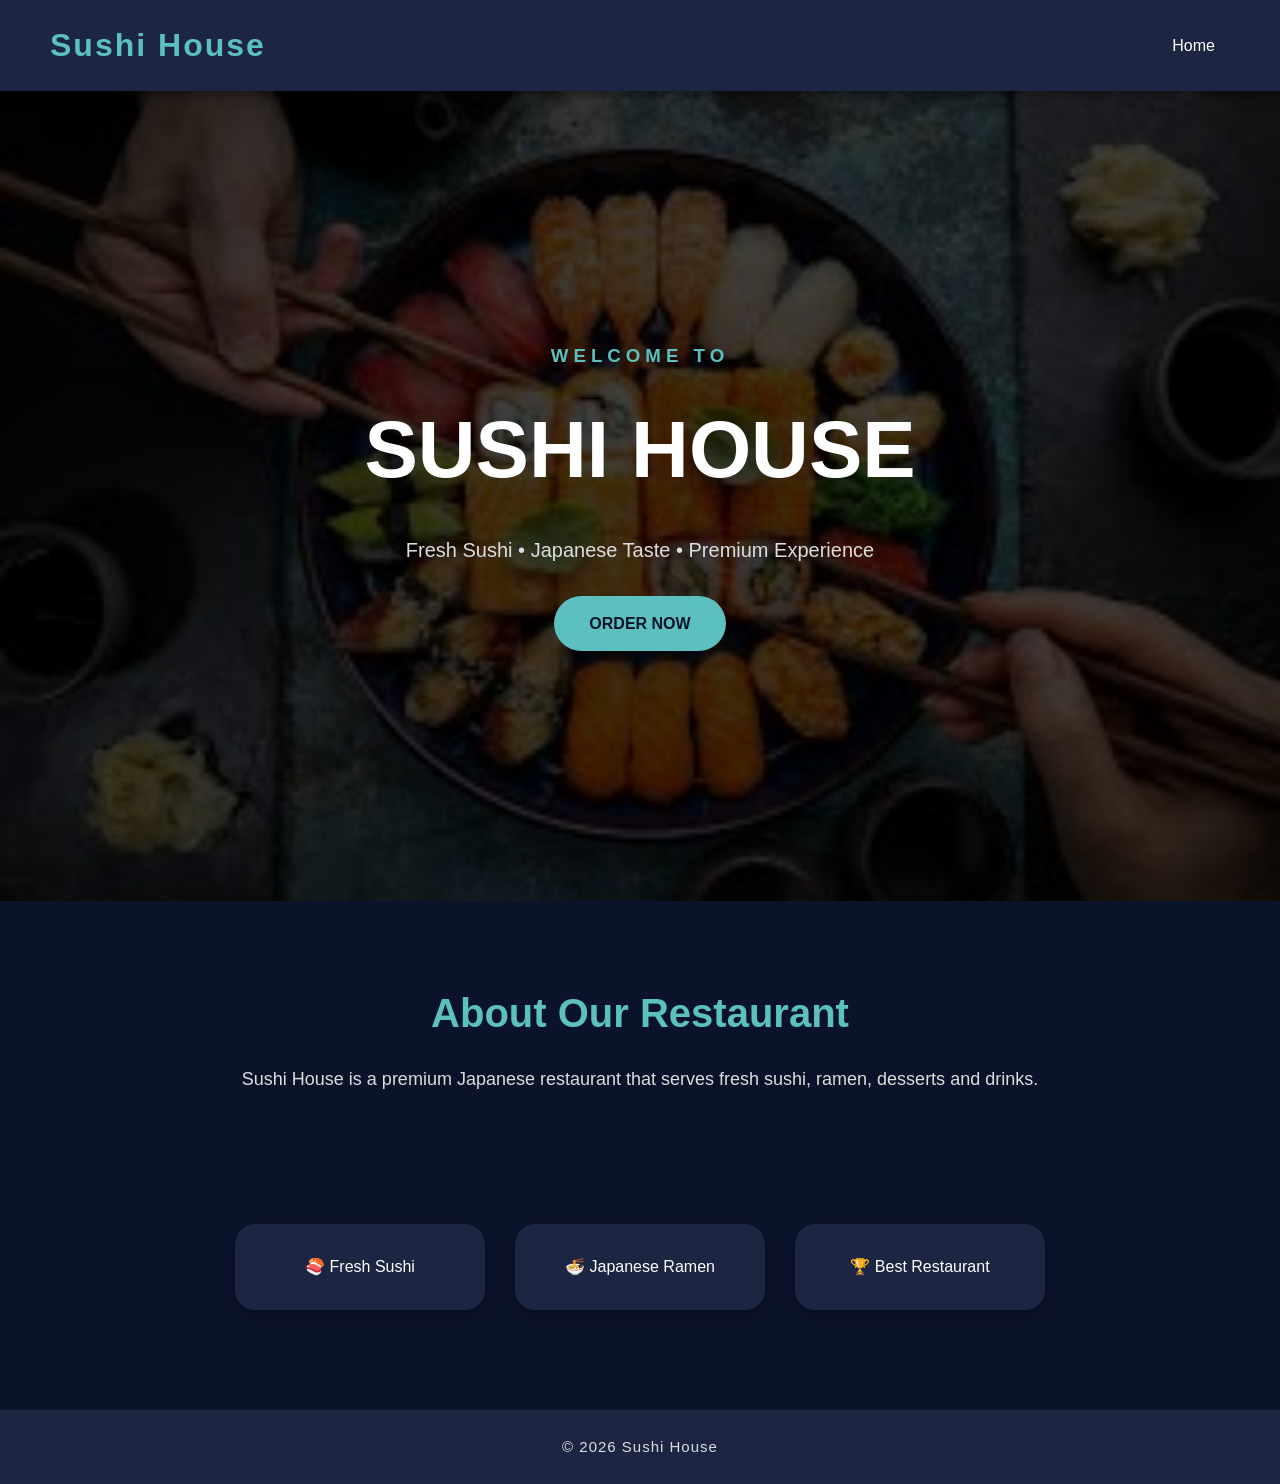
<file: index.html>
<html>
<head>

<title>Sushi House</title>

<link rel="stylesheet" href="style2.css">

</head>
<body>

<header class="navbar">

<h2>Sushi House</h2>

<nav>

<a href="indexx.html">Home</a>

</nav>

</header>

<!-- HERO -->

<section class="hero">

<div class="hero-text">

<h3>WELCOME TO</h3>

<h1>SUSHI HOUSE</h1>

<p>
Fresh Sushi • Japanese Taste • Premium Experience
</p>

<a href="register.html" class="btn">
ORDER NOW
</a>

</div>

</section>

<!-- ABOUT -->

<section class="about">

<h2>About Our Restaurant</h2>

<p>
Sushi House is a premium Japanese restaurant
that serves fresh sushi, ramen,
desserts and drinks.
</p>

</section>

<!-- FEATURE -->

<section class="feature">

<div class="feature-box">
🍣 Fresh Sushi
</div>

<div class="feature-box">
🍜 Japanese Ramen
</div>

<div class="feature-box">
🏆 Best Restaurant
</div>

</section>

<footer>

© 2026 Sushi House

</footer>

</body>
</html>
</file>
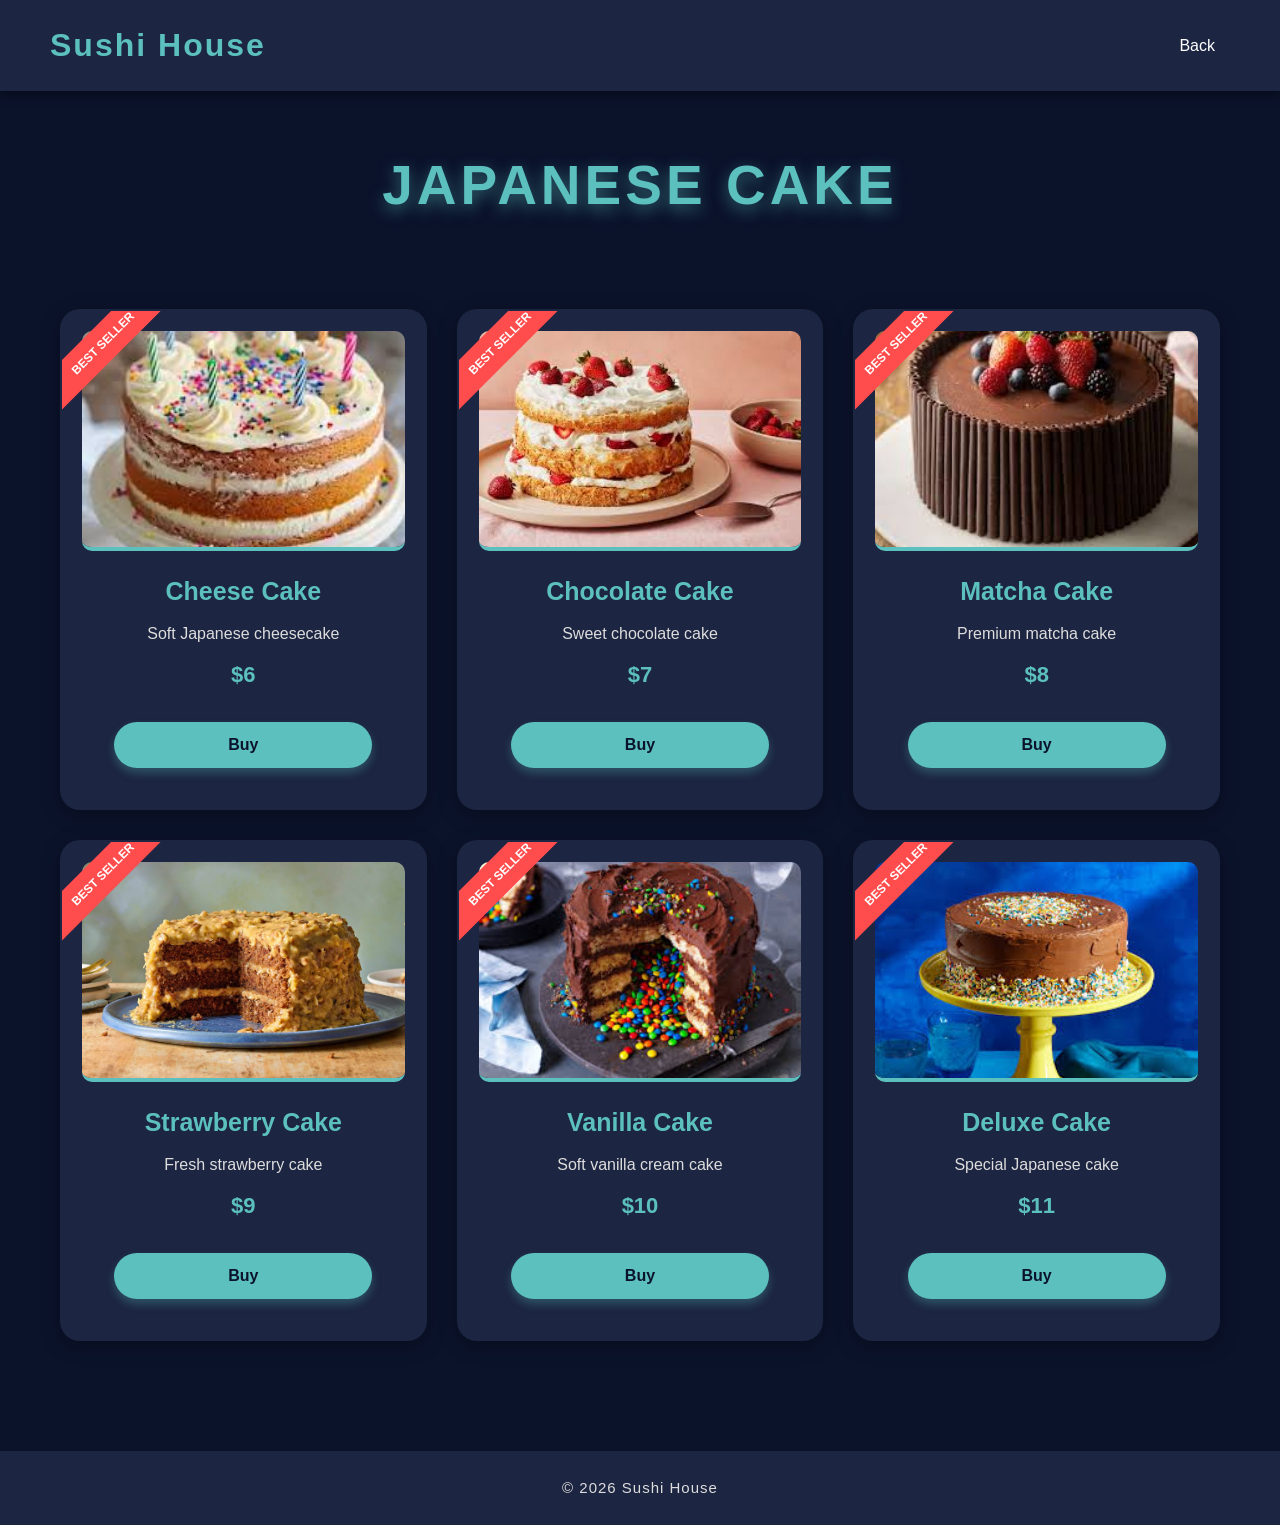
<file: dessert_cake.html>
<html>
<head>

<title>Japanese Cake</title>

<link rel="stylesheet" href="style2.css">

</head>
<body>

<header class="navbar">

<h2>Sushi House</h2>

<nav>

<a href="menu.html">
Back
</a>

</nav>

</header>

<h1 class="menu-header">
Japanese Cake
</h1>

<div class="grid">

<div class="card">

<img src="cake1.jpg">

<h3>Cheese Cake</h3>

<p>
Soft Japanese cheesecake
</p>

<p>$6</p>

<button onclick="buy()">
Buy
</button>

</div>

<div class="card">

<img src="cake2.jpg">

<h3>Chocolate Cake</h3>

<p>
Sweet chocolate cake
</p>

<p>$7</p>

<button onclick="buy()">
Buy
</button>

</div>

<div class="card">

<img src="cake3.jpg">

<h3>Matcha Cake</h3>

<p>
Premium matcha cake
</p>

<p>$8</p>

<button onclick="buy()">
Buy
</button>

</div>

<div class="card">

<img src="cake4.jpg">

<h3>Strawberry Cake</h3>

<p>
Fresh strawberry cake
</p>

<p>$9</p>

<button onclick="buy()">
Buy
</button>

</div>

<div class="card">

<img src="cake5.jpg">

<h3>Vanilla Cake</h3>

<p>
Soft vanilla cream cake
</p>

<p>$10</p>

<button onclick="buy()">
Buy
</button>

</div>

<div class="card">

<img src="cake6.jpg">

<h3>Deluxe Cake</h3>

<p>
Special Japanese cake
</p>

<p>$11</p>

<button onclick="buy()">
Buy
</button>

</div>

</div>

<script src="script.js"></script>

<footer>

© 2026 Sushi House

</footer>

</body>
</html>
</file>
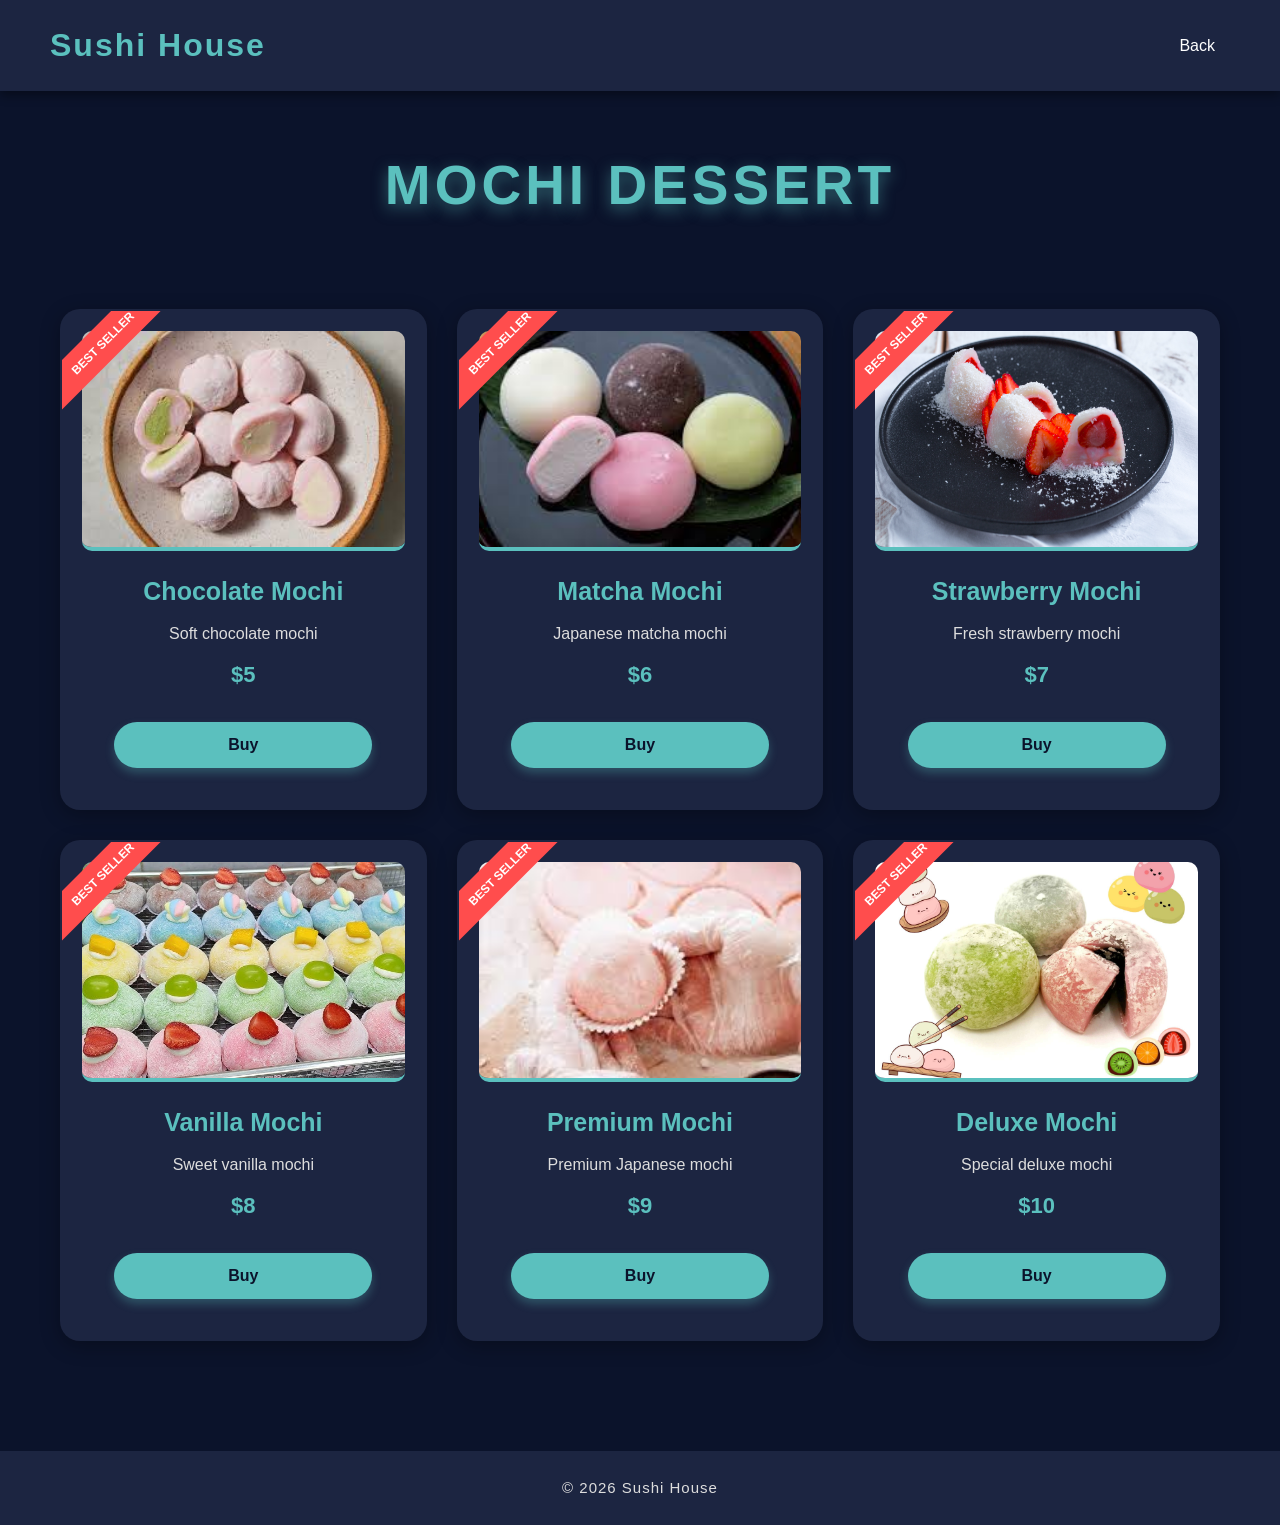
<file: dessert_mochi.html>
<html>
<head>

<title>Mochi Dessert</title>

<link rel="stylesheet" href="style2.css">

</head>
<body>

<header class="navbar">

<h2>Sushi House</h2>

<nav>

<a href="menu.html">
Back
</a>

</nav>

</header>

<h1 class="menu-header">
Mochi Dessert
</h1>

<div class="grid">

<div class="card">

<img src="mochi1.jpg">

<h3>Chocolate Mochi</h3>

<p>
Soft chocolate mochi
</p>

<p>$5</p>

<button onclick="buy()">
Buy
</button>

</div>

<div class="card">

<img src="mochi2.jpg">

<h3>Matcha Mochi</h3>

<p>
Japanese matcha mochi
</p>

<p>$6</p>

<button onclick="buy()">
Buy
</button>

</div>

<div class="card">

<img src="mochi3.jpg">

<h3>Strawberry Mochi</h3>

<p>
Fresh strawberry mochi
</p>

<p>$7</p>

<button onclick="buy()">
Buy
</button>

</div>

<div class="card">

<img src="mochi4.jpg">

<h3>Vanilla Mochi</h3>

<p>
Sweet vanilla mochi
</p>

<p>$8</p>

<button onclick="buy()">
Buy
</button>

</div>

<div class="card">

<img src="mochi5.jpg">

<h3>Premium Mochi</h3>

<p>
Premium Japanese mochi
</p>

<p>$9</p>

<button onclick="buy()">
Buy
</button>

</div>

<div class="card">

<img src="mochi6.jpg">

<h3>Deluxe Mochi</h3>

<p>
Special deluxe mochi
</p>

<p>$10</p>

<button onclick="buy()">
Buy
</button>

</div>

</div>

<script src="script.js"></script>

<footer>

© 2026 Sushi House

</footer>

</body>
</html>
</file>
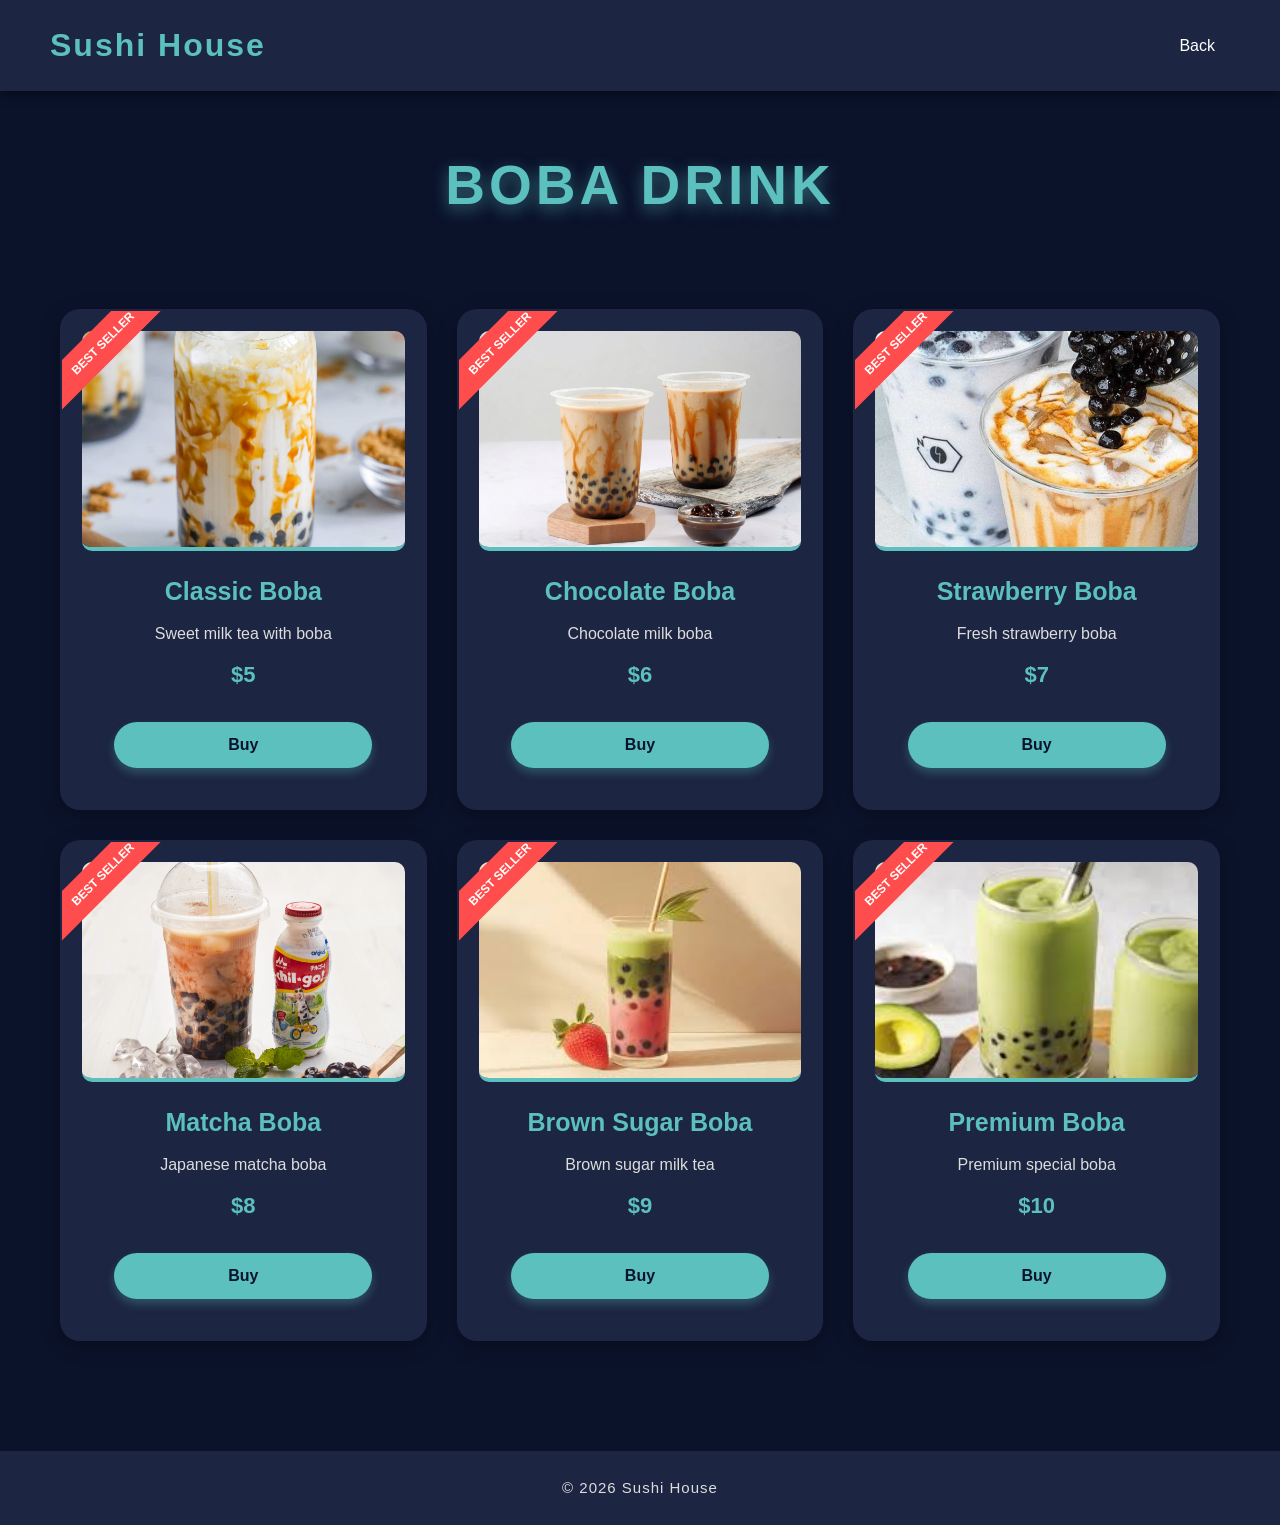
<file: drink_boba.html>
<html>
<head>

<title>Boba Drink</title>

<link rel="stylesheet" href="style2.css">

</head>
<body>

<header class="navbar">

<h2>Sushi House</h2>

<nav>

<a href="menu.html">
Back
</a>

</nav>

</header>

<h1 class="menu-header">
Boba Drink
</h1>

<div class="grid">

<!-- CARD 1 -->

<div class="card">

<img src="boba1.jpg">

<h3>Classic Boba</h3>

<p>
Sweet milk tea with boba
</p>

<p>
$5
</p>

<button onclick="buy()">
Buy
</button>

</div>

<!-- CARD 2 -->

<div class="card">

<img src="boba2.jpg">

<h3>Chocolate Boba</h3>

<p>
Chocolate milk boba
</p>

<p>
$6
</p>

<button onclick="buy()">
Buy
</button>

</div>

<!-- CARD 3 -->

<div class="card">

<img src="boba3.jpg">

<h3>Strawberry Boba</h3>

<p>
Fresh strawberry boba
</p>

<p>
$7
</p>

<button onclick="buy()">
Buy
</button>

</div>

<!-- CARD 4 -->

<div class="card">

<img src="boba4.jpg">

<h3>Matcha Boba</h3>

<p>
Japanese matcha boba
</p>

<p>
$8
</p>

<button onclick="buy()">
Buy
</button>

</div>

<!-- CARD 5 -->

<div class="card">

<img src="boba5.jpg">

<h3>Brown Sugar Boba</h3>

<p>
Brown sugar milk tea
</p>

<p>
$9
</p>

<button onclick="buy()">
Buy
</button>

</div>

<!-- CARD 6 -->

<div class="card">

<img src="boba6.jpg">

<h3>Premium Boba</h3>

<p>
Premium special boba
</p>

<p>
$10
</p>

<button onclick="buy()">
Buy
</button>

</div>

</div>

<script src="script.js"></script>

<footer>

© 2026 Sushi House

</footer>

</body>
</html>
</file>
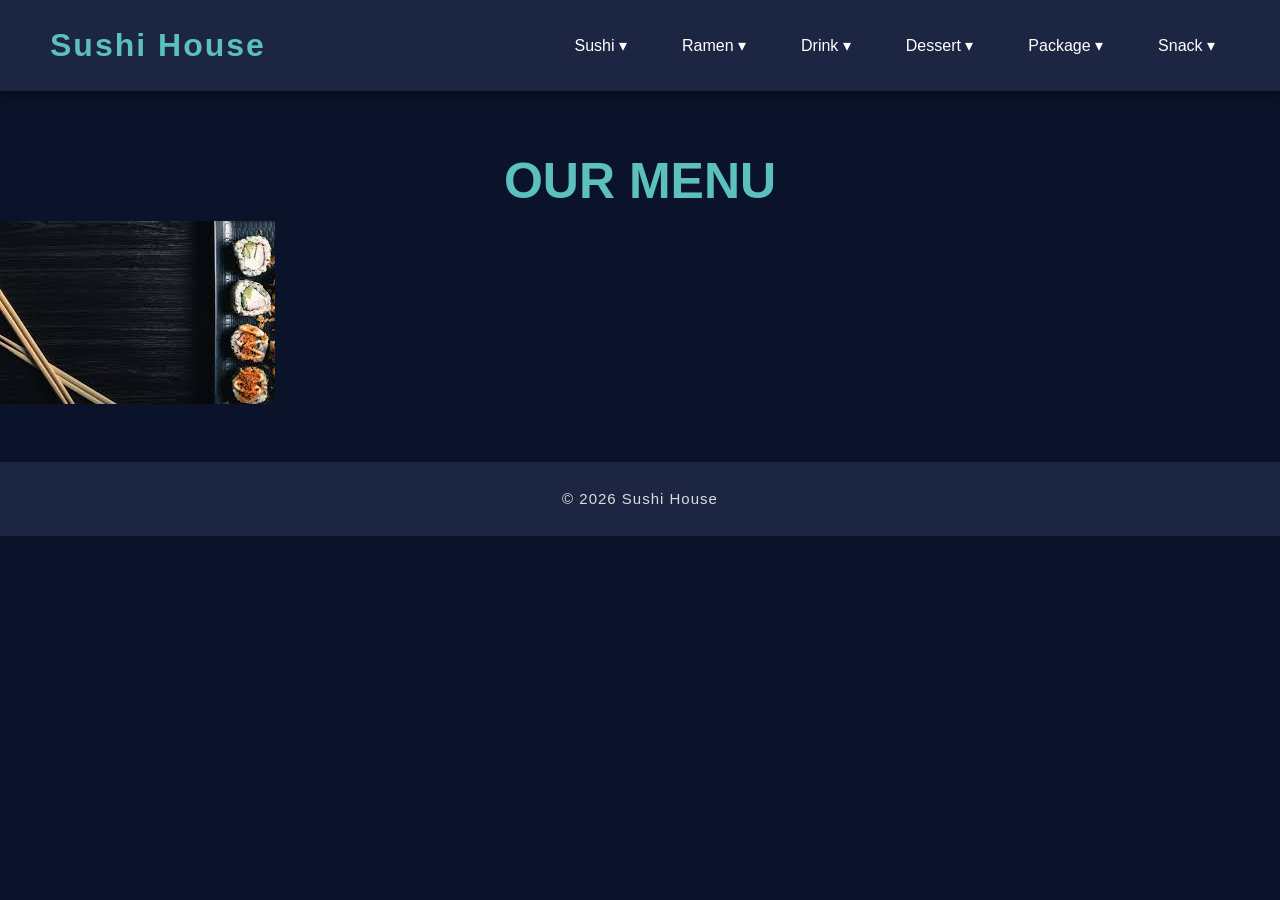
<file: menu.html>
<!DOCTYPE html>
<html>
<head>

<title>Menu</title>

<link rel="stylesheet" href="style2.css">

</head>
<body>

<header class="navbar">

<h2>Sushi House</h2>

<nav>



<div class="dropdown">

<a href="#">Sushi ▾</a>

<div class="dropdown-content">

<a href="sushi_salmon.html">
Salmon Sushi
</a>

<a href="sushi_tuna.html">
Tuna Sushi
</a>

</div>

</div>



<div class="dropdown">

<a href="#">Ramen ▾</a>

<div class="dropdown-content">

<a href="ramen_spicy.html">
Spicy Ramen
</a>

<a href="ramen_miso.html">
Miso Ramen
</a>

</div>

</div>


<div class="dropdown">

<a href="#">Drink ▾</a>

<div class="dropdown-content">

<a href="drink_matcha.html">
Matcha
</a>

<a href="drink_boba.html">
Boba
</a>

</div>

</div>



<div class="dropdown">

<a href="#">Dessert ▾</a>

<div class="dropdown-content">

<a href="dessert_mochi.html">
Mochi
</a>

<a href="dessert_cake.html">
Cake
</a>

</div>

</div>



<div class="dropdown">

<a href="#">Package ▾</a>

<div class="dropdown-content">

<a href="package_family.html">
Family Package
</a>

<a href="package_couple.html">
Couple Package
</a>

</div>

</div>
<div class="dropdown">

<a href="#">Snack ▾</a>

<div class="dropdown-content">

<a href="snack_tempura.html">
Tempura
</a>

<a href="snack_takoyaki.html">
Takoyaki
</a>

</div>

</div>

</nav>

</header>

<h1 class="menu-title">OUR MENU</h1>
<img src="background2.jpg">

<footer>

© 2026 Sushi House

</footer>

</body>
</html>
</file>
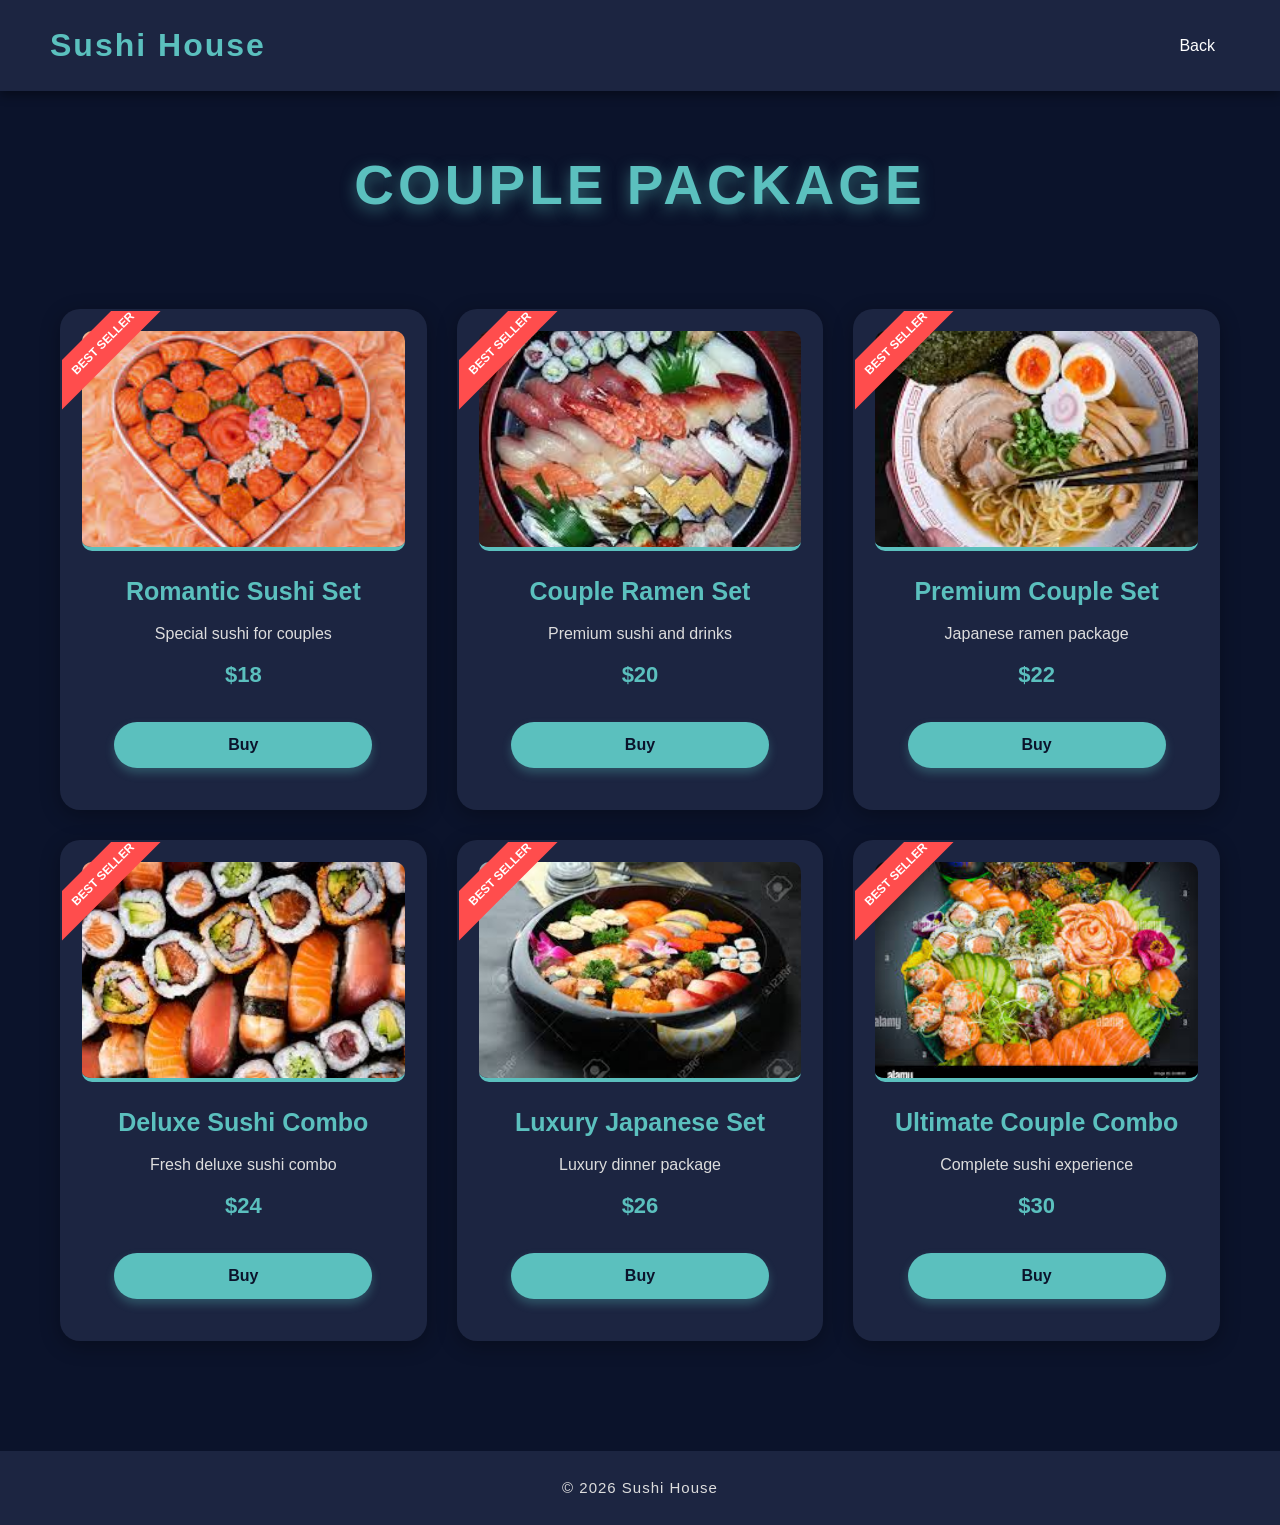
<file: package_couple.html>
<html>
<head>

<title>Couple Package</title>

<link rel="stylesheet" href="style2.css">

</head>
<body>

<header class="navbar">

<h2>Sushi House</h2>

<nav>

<a href="menu.html">
Back
</a>

</nav>

</header>

<h1 class="menu-header">
Couple Package
</h1>

<div class="grid">



<div class="card">

<img src="couple1.jpg">

<h3>Romantic Sushi Set</h3>

<p>
Special sushi for couples
</p>

<p>
$18
</p>

<button onclick="buy()">
Buy
</button>

</div>



<div class="card">

<img src="couple2.jpg">

<h3>Couple Ramen Set</h3>

<p>
Premium sushi and drinks
</p>

<p>
$20
</p>

<button onclick="buy()">
Buy
</button>

</div>



<div class="card">

<img src="couple3.jpg">

<h3>Premium Couple Set</h3>

<p>
Japanese ramen package
</p>

<p>
$22
</p>

<button onclick="buy()">
Buy
</button>

</div>


<div class="card">

<img src="couple4.jpg">

<h3>Deluxe Sushi Combo</h3>

<p>
Fresh deluxe sushi combo
</p>

<p>
$24
</p>

<button onclick="buy()">
Buy
</button>

</div>



<div class="card">

<img src="couple5.jpg">

<h3>Luxury Japanese Set</h3>

<p>
Luxury dinner package
</p>

<p>
$26
</p>

<button onclick="buy()">
Buy
</button>

</div>



<div class="card">

<img src="couple6.jpg">

<h3>Ultimate Couple Combo</h3>

<p>
Complete sushi experience
</p>

<p>
$30
</p>

<button onclick="buy()">
Buy
</button>

</div>

</div>

<script src="script.js"></script>

<footer>

© 2026 Sushi House

</footer>

</body>
</html>
</file>
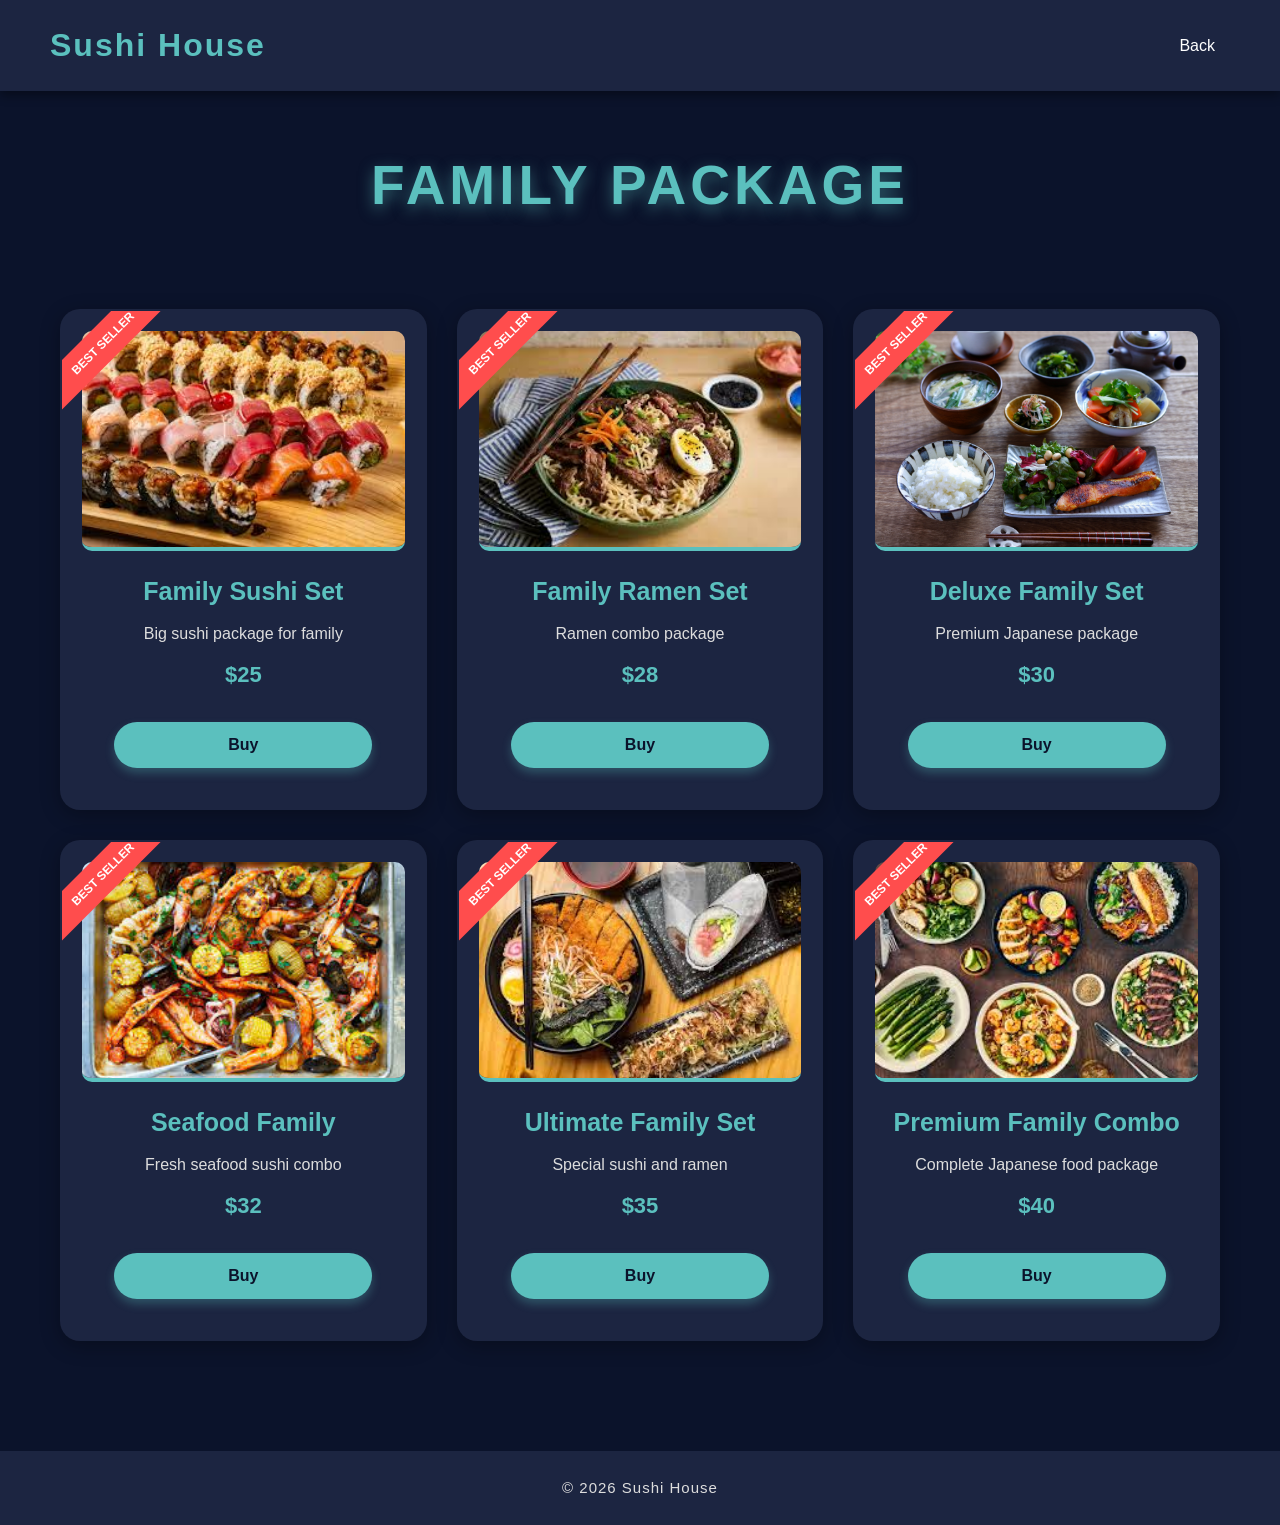
<file: package_family.html>
<html>
<head>

<title>Family Package</title>

<link rel="stylesheet" href="style2.css">

</head>
<body>

<header class="navbar">

<h2>Sushi House</h2>

<nav>

<a href="menu.html">
Back
</a>

</nav>

</header>

<h1 class="menu-header">
Family Package
</h1>

<div class="grid">



<div class="card">

<img src="family1.jpg">

<h3>Family Sushi Set</h3>

<p>
Big sushi package for family
</p>

<p>
$25
</p>

<button onclick="buy()">
Buy
</button>

</div>



<div class="card">

<img src="family2.jpg">

<h3>Family Ramen Set</h3>

<p>
Ramen combo package
</p>

<p>
$28
</p>

<button onclick="buy()">
Buy
</button>

</div>



<div class="card">

<img src="family3.jpg">

<h3>Deluxe Family Set</h3>

<p>
Premium Japanese package
</p>

<p>
$30
</p>

<button onclick="buy()">
Buy
</button>

</div>



<div class="card">

<img src="family4.jpg">

<h3>Seafood Family</h3>

<p>
Fresh seafood sushi combo
</p>

<p>
$32
</p>

<button onclick="buy()">
Buy
</button>

</div>



<div class="card">

<img src="family5.jpg">

<h3>Ultimate Family Set</h3>

<p>
Special sushi and ramen
</p>

<p>
$35
</p>

<button onclick="buy()">
Buy
</button>

</div>



<div class="card">

<img src="family6.jpg">

<h3>Premium Family Combo</h3>

<p>
Complete Japanese food package
</p>

<p>
$40
</p>

<button onclick="buy()">
Buy
</button>

</div>

</div>

<script src="script.js"></script>

<footer>

© 2026 Sushi House

</footer>

</body>
</html>
</file>
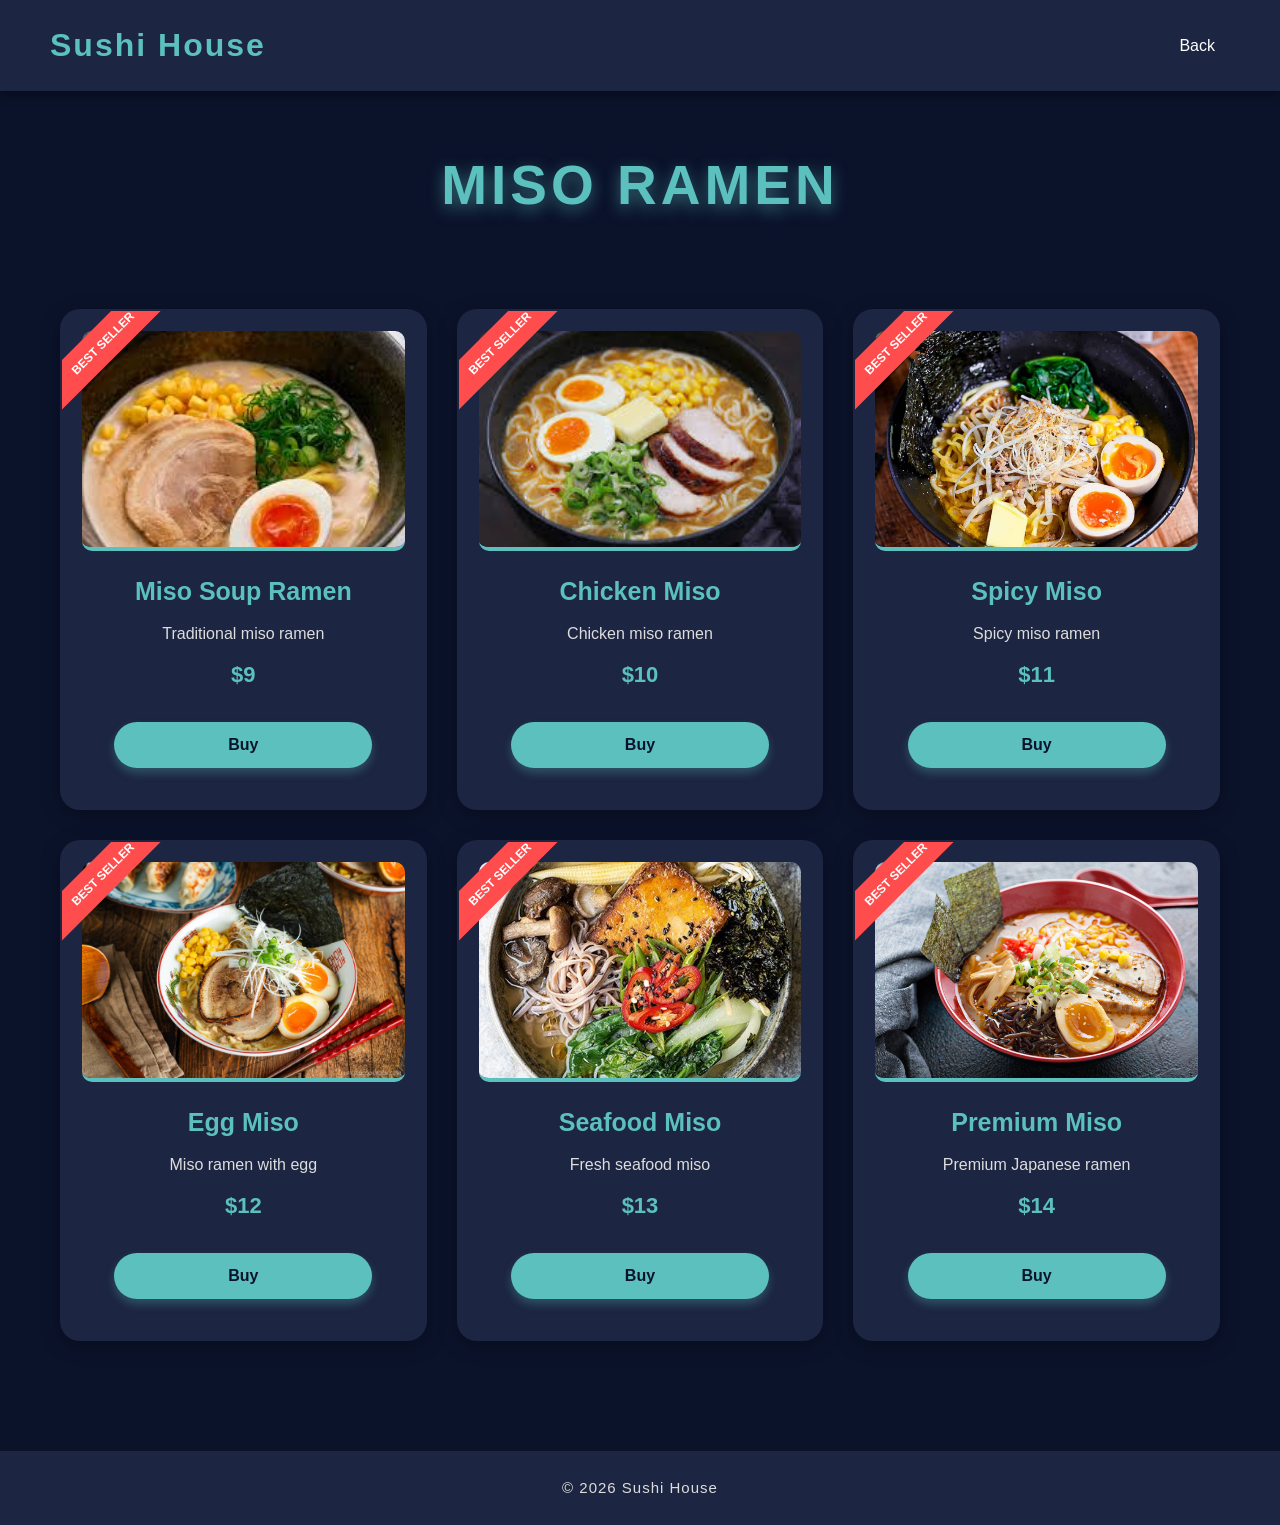
<file: ramen_miso.html>
<html>
<head>
<title>Miso Ramen</title>
<link rel="stylesheet" href="style2.css">
</head>
<body>

<header class="navbar">
<h2>Sushi House</h2>

<nav>
<a href="menu.html">Back</a>
</nav>

</header>

<h1 class="menu-header">Miso Ramen</h1>

<div class="grid">

<div class="card">
<img src="miso1.jpg">
<h3>Miso Soup Ramen</h3>
<p>Traditional miso ramen</p>
<p>$9</p>
<button onclick="buy()">Buy</button>
</div>

<div class="card">
<img src="miso2.jpg">
<h3>Chicken Miso</h3>
<p>Chicken miso ramen</p>
<p>$10</p>
<button onclick="buy()">Buy</button>
</div>

<div class="card">
<img src="miso3.jpg">
<h3>Spicy Miso</h3>
<p>Spicy miso ramen</p>
<p>$11</p>
<button onclick="buy()">Buy</button>
</div>

<div class="card">
<img src="miso4.jpg">
<h3>Egg Miso</h3>
<p>Miso ramen with egg</p>
<p>$12</p>
<button onclick="buy()">Buy</button>
</div>

<div class="card">
<img src="miso5.jpg">
<h3>Seafood Miso</h3>
<p>Fresh seafood miso</p>
<p>$13</p>
<button onclick="buy()">Buy</button>
</div>

<div class="card">
<img src="miso6.jpg">
<h3>Premium Miso</h3>
<p>Premium Japanese ramen</p>
<p>$14</p>
<button onclick="buy()">Buy</button>
</div>

</div>

<script src="script.js"></script>

<footer>
© 2026 Sushi House
</footer>

</body>
</html>
</file>
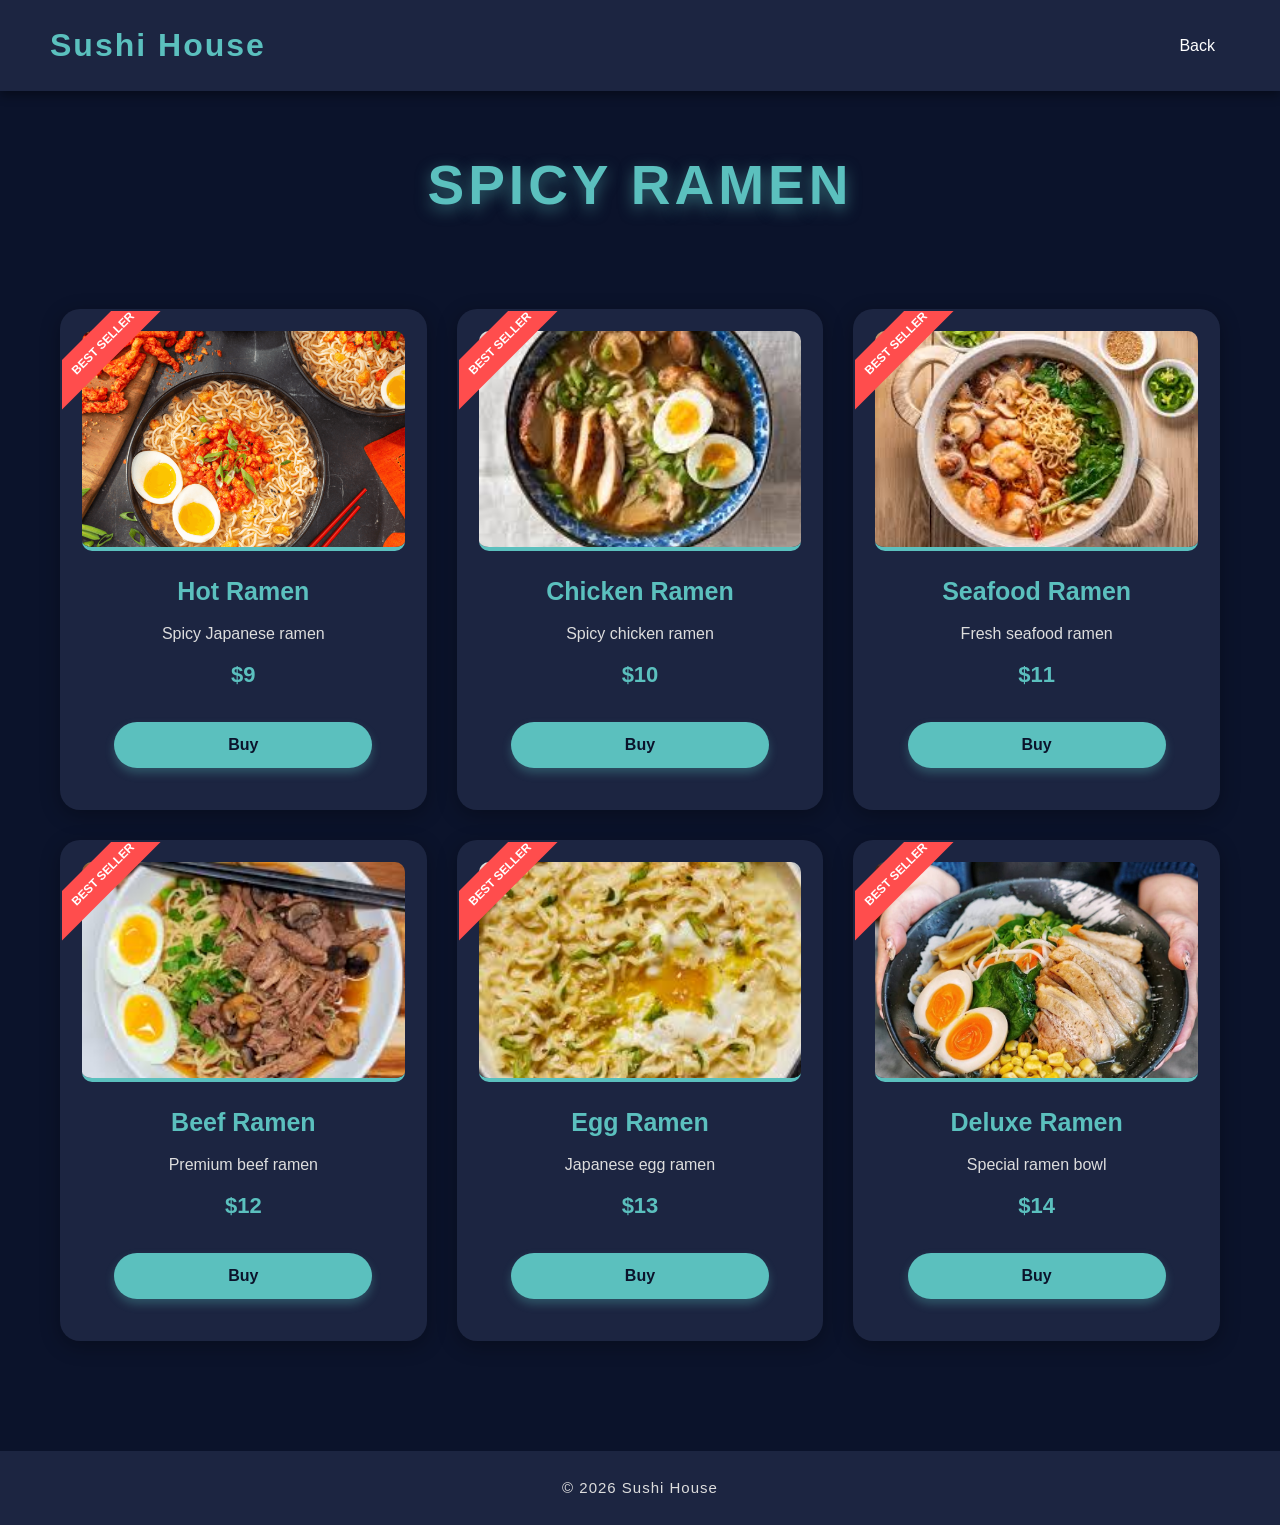
<file: ramen_spicy.html>
<html>
<head>
<title>Spicy Ramen</title>
<link rel="stylesheet" href="style2.css">
</head>
<body>

<header class="navbar">
<h2>Sushi House</h2>

<nav>
<a href="menu.html">Back</a>
</nav>

</header>

<h1 class="menu-header">Spicy Ramen</h1>

<div class="grid">

<div class="card">
<img src="ramen1.jpg">
<h3>Hot Ramen</h3>
<p>Spicy Japanese ramen</p>
<p>$9</p>
<button onclick="buy()">Buy</button>
</div>

<div class="card">
<img src="ramen2.jpg">
<h3>Chicken Ramen</h3>
<p>Spicy chicken ramen</p>
<p>$10</p>
<button onclick="buy()">Buy</button>
</div>

<div class="card">
<img src="ramen3.jpg">
<h3>Seafood Ramen</h3>
<p>Fresh seafood ramen</p>
<p>$11</p>
<button onclick="buy()">Buy</button>
</div>

<div class="card">
<img src="ramen4.jpg">
<h3>Beef Ramen</h3>
<p>Premium beef ramen</p>
<p>$12</p>
<button onclick="buy()">Buy</button>
</div>

<div class="card">
<img src="ramen5.jpg">
<h3>Egg Ramen</h3>
<p>Japanese egg ramen</p>
<p>$13</p>
<button onclick="buy()">Buy</button>
</div>

<div class="card">
<img src="ramen6.jpg">
<h3>Deluxe Ramen</h3>
<p>Special ramen bowl</p>
<p>$14</p>
<button onclick="buy()">Buy</button>
</div>

</div>

<script src="script.js"></script>

<footer>
© 2026 Sushi House
</footer>

</body>
</html>
</file>
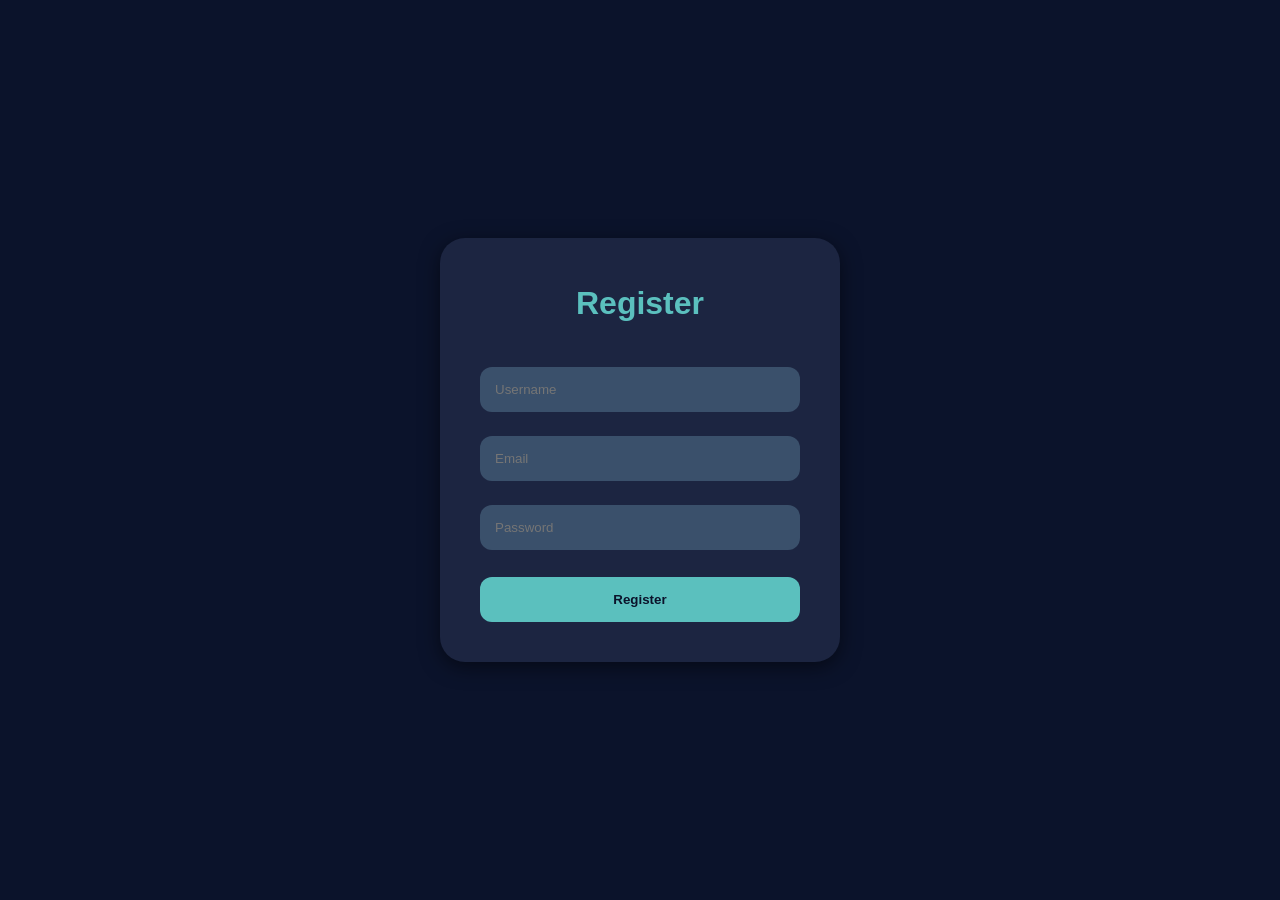
<file: register.html>
<!DOCTYPE html>
<html>
<head>

<title>Register</title>

<link rel="stylesheet" href="style2.css">

</head>
<body class="register-body">

<div class="register-box">

<h1>Register</h1>

<input type="text" placeholder="Username">

<input type="email" placeholder="Email">

<input type="password" placeholder="Password">

<a href="menu.html">

<button>
Register
</button>

</a>

</div>

</body>
</html>
</file>
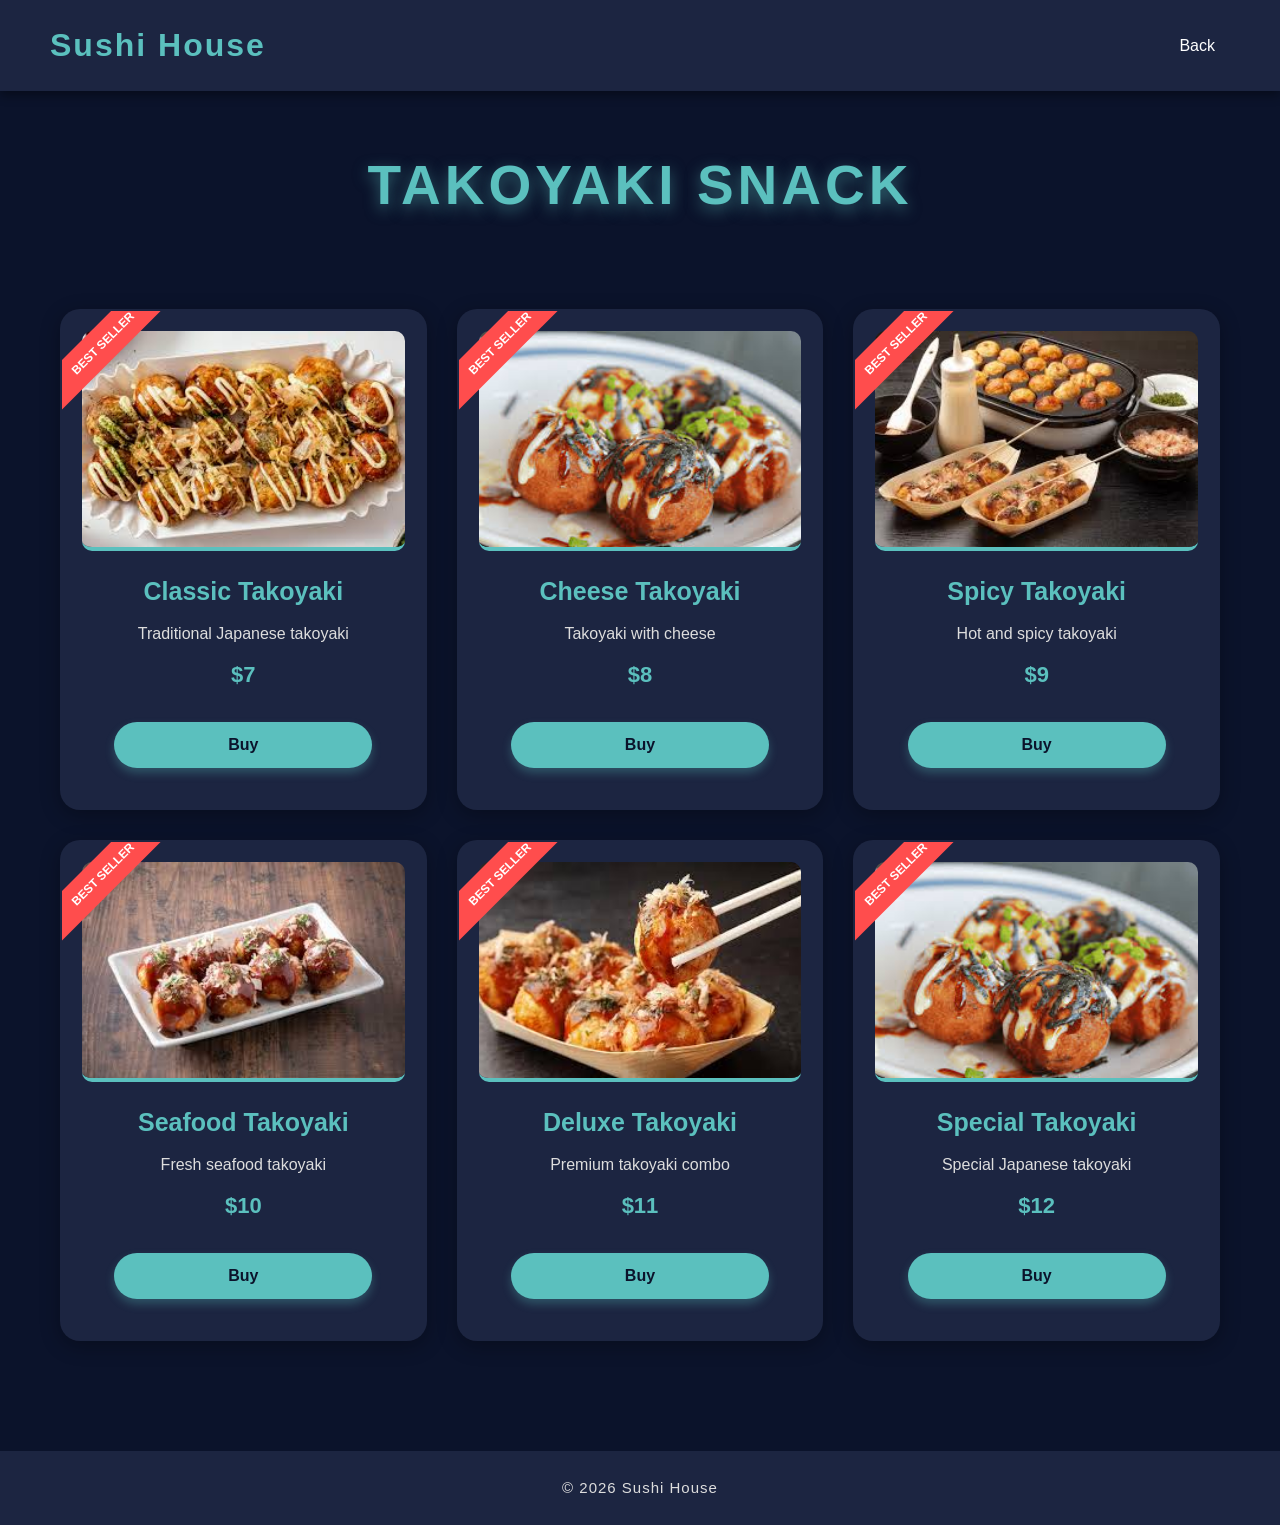
<file: snack_takoyaki.html>
<html>
<head>

<title>Takoyaki Snack</title>

<link rel="stylesheet" href="style2.css">

</head>
<body>

<header class="navbar">

<h2>Sushi House</h2>

<nav>

<a href="menu.html">
Back
</a>

</nav>

</header>

<h1 class="menu-header">
Takoyaki Snack
</h1>

<div class="grid">

<div class="card">

<img src="takoyaki1.jpg">

<h3>Classic Takoyaki</h3>

<p>
Traditional Japanese takoyaki
</p>

<p>$7</p>

<button onclick="buy()">
Buy
</button>

</div>

<div class="card">

<img src="takoyaki2.jpg">

<h3>Cheese Takoyaki</h3>

<p>
Takoyaki with cheese
</p>

<p>$8</p>

<button onclick="buy()">
Buy
</button>

</div>

<div class="card">

<img src="takoyaki3.jpg">

<h3>Spicy Takoyaki</h3>

<p>
Hot and spicy takoyaki
</p>

<p>$9</p>

<button onclick="buy()">
Buy
</button>

</div>

<div class="card">

<img src="takoyaki4.jpg">

<h3>Seafood Takoyaki</h3>

<p>
Fresh seafood takoyaki
</p>

<p>$10</p>

<button onclick="buy()">
Buy
</button>

</div>

<div class="card">

<img src="takoyaki5.jpg">

<h3>Deluxe Takoyaki</h3>

<p>
Premium takoyaki combo
</p>

<p>$11</p>

<button onclick="buy()">
Buy
</button>

</div>

<div class="card">

<img src="takoyaki6.jpg">

<h3>Special Takoyaki</h3>

<p>
Special Japanese takoyaki
</p>

<p>$12</p>

<button onclick="buy()">
Buy
</button>

</div>

</div>

<script src="script.js"></script>

<footer>

© 2026 Sushi House

</footer>

</body>
</html>
</file>
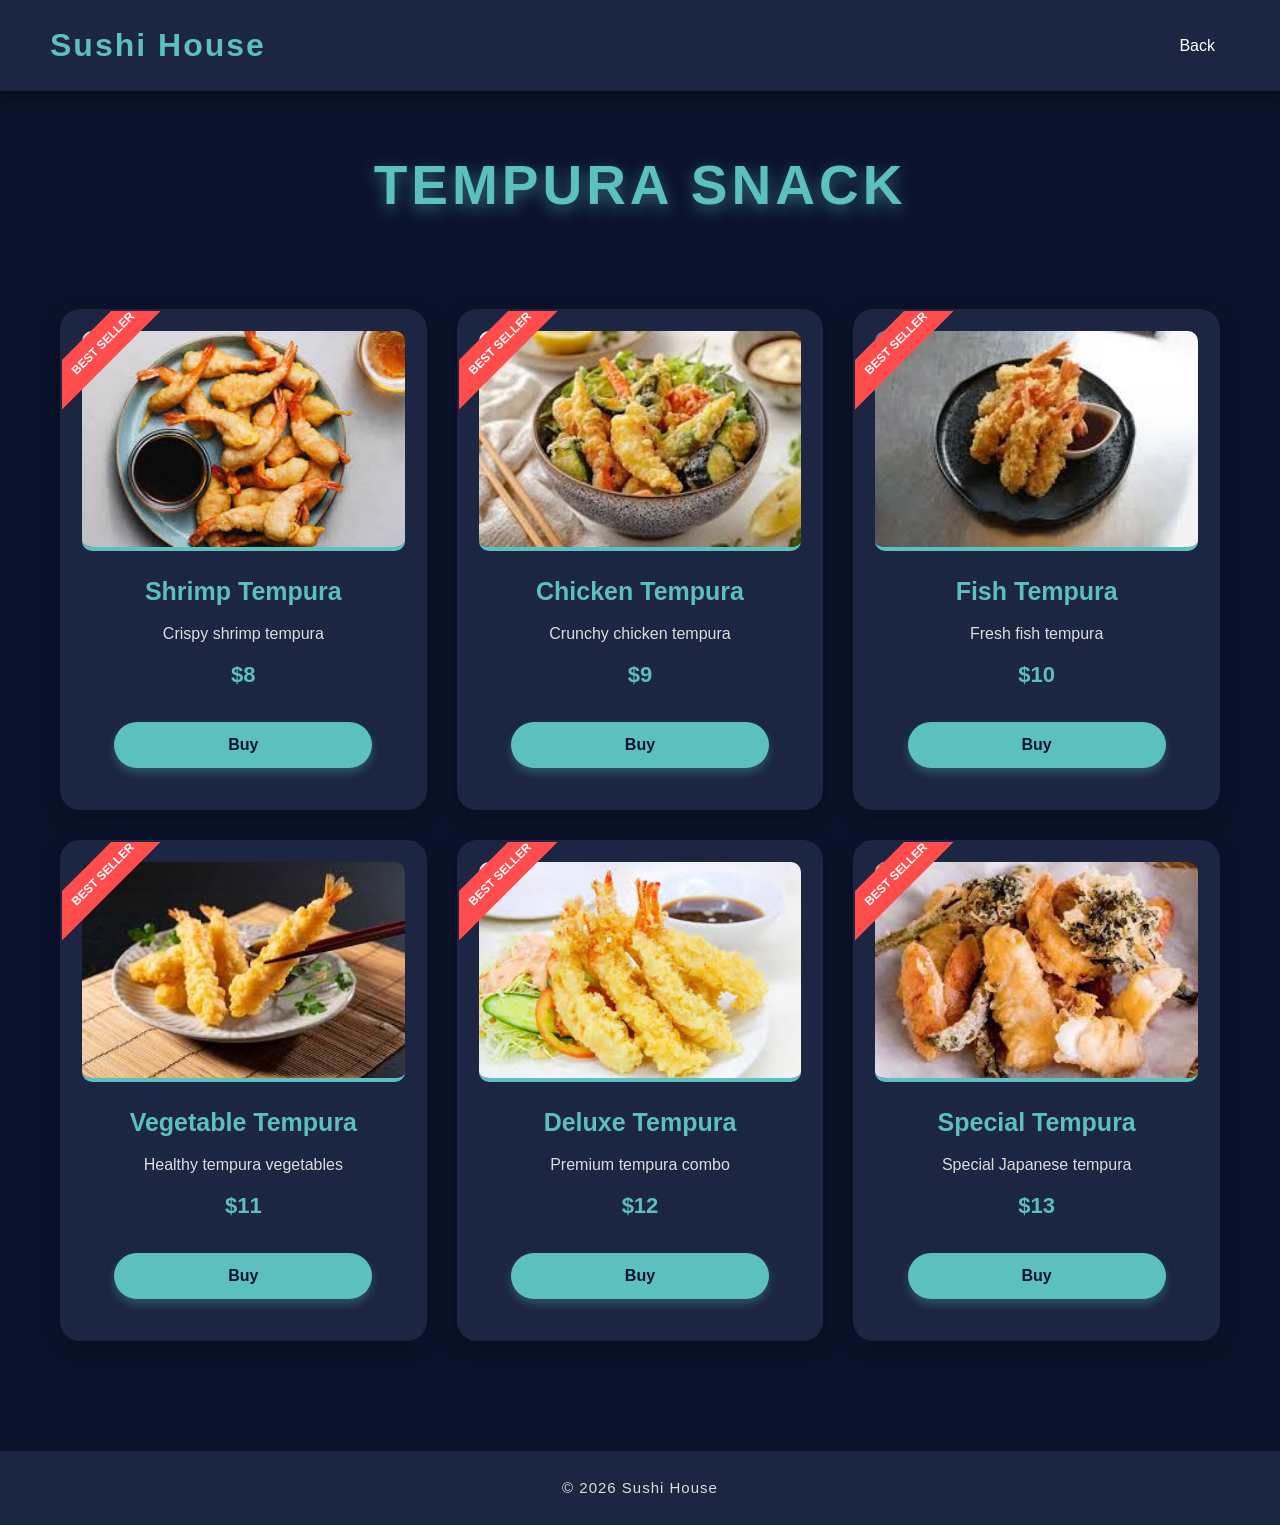
<file: snack_tempura.html>
<html>
<head>

<title>Tempura Snack</title>

<link rel="stylesheet" href="style2.css">

</head>
<body>

<header class="navbar">

<h2>Sushi House</h2>

<nav>

<a href="menu.html">
Back
</a>

</nav>

</header>

<h1 class="menu-header">
Tempura Snack
</h1>

<div class="grid">

<div class="card">

<img src="tempura1.jpg">

<h3>Shrimp Tempura</h3>

<p>
Crispy shrimp tempura
</p>

<p>$8</p>

<button onclick="buy()">
Buy
</button>

</div>

<div class="card">

<img src="tempura2.jpg">

<h3>Chicken Tempura</h3>

<p>
Crunchy chicken tempura
</p>

<p>$9</p>

<button onclick="buy()">
Buy
</button>

</div>

<div class="card">

<img src="tempura3.jpg">

<h3>Fish Tempura</h3>

<p>
Fresh fish tempura
</p>

<p>$10</p>

<button onclick="buy()">
Buy
</button>

</div>

<div class="card">

<img src="tempura4.jpg">

<h3>Vegetable Tempura</h3>

<p>
Healthy tempura vegetables
</p>

<p>$11</p>

<button onclick="buy()">
Buy
</button>

</div>

<div class="card">

<img src="tempura5.jpg">

<h3>Deluxe Tempura</h3>

<p>
Premium tempura combo
</p>

<p>$12</p>

<button onclick="buy()">
Buy
</button>

</div>

<div class="card">

<img src="tempura6.jpg">

<h3>Special Tempura</h3>

<p>
Special Japanese tempura
</p>

<p>$13</p>

<button onclick="buy()">
Buy
</button>

</div>

</div>

<script src="script.js"></script>

<footer>

© 2026 Sushi House

</footer>

</body>
</html>
</file>
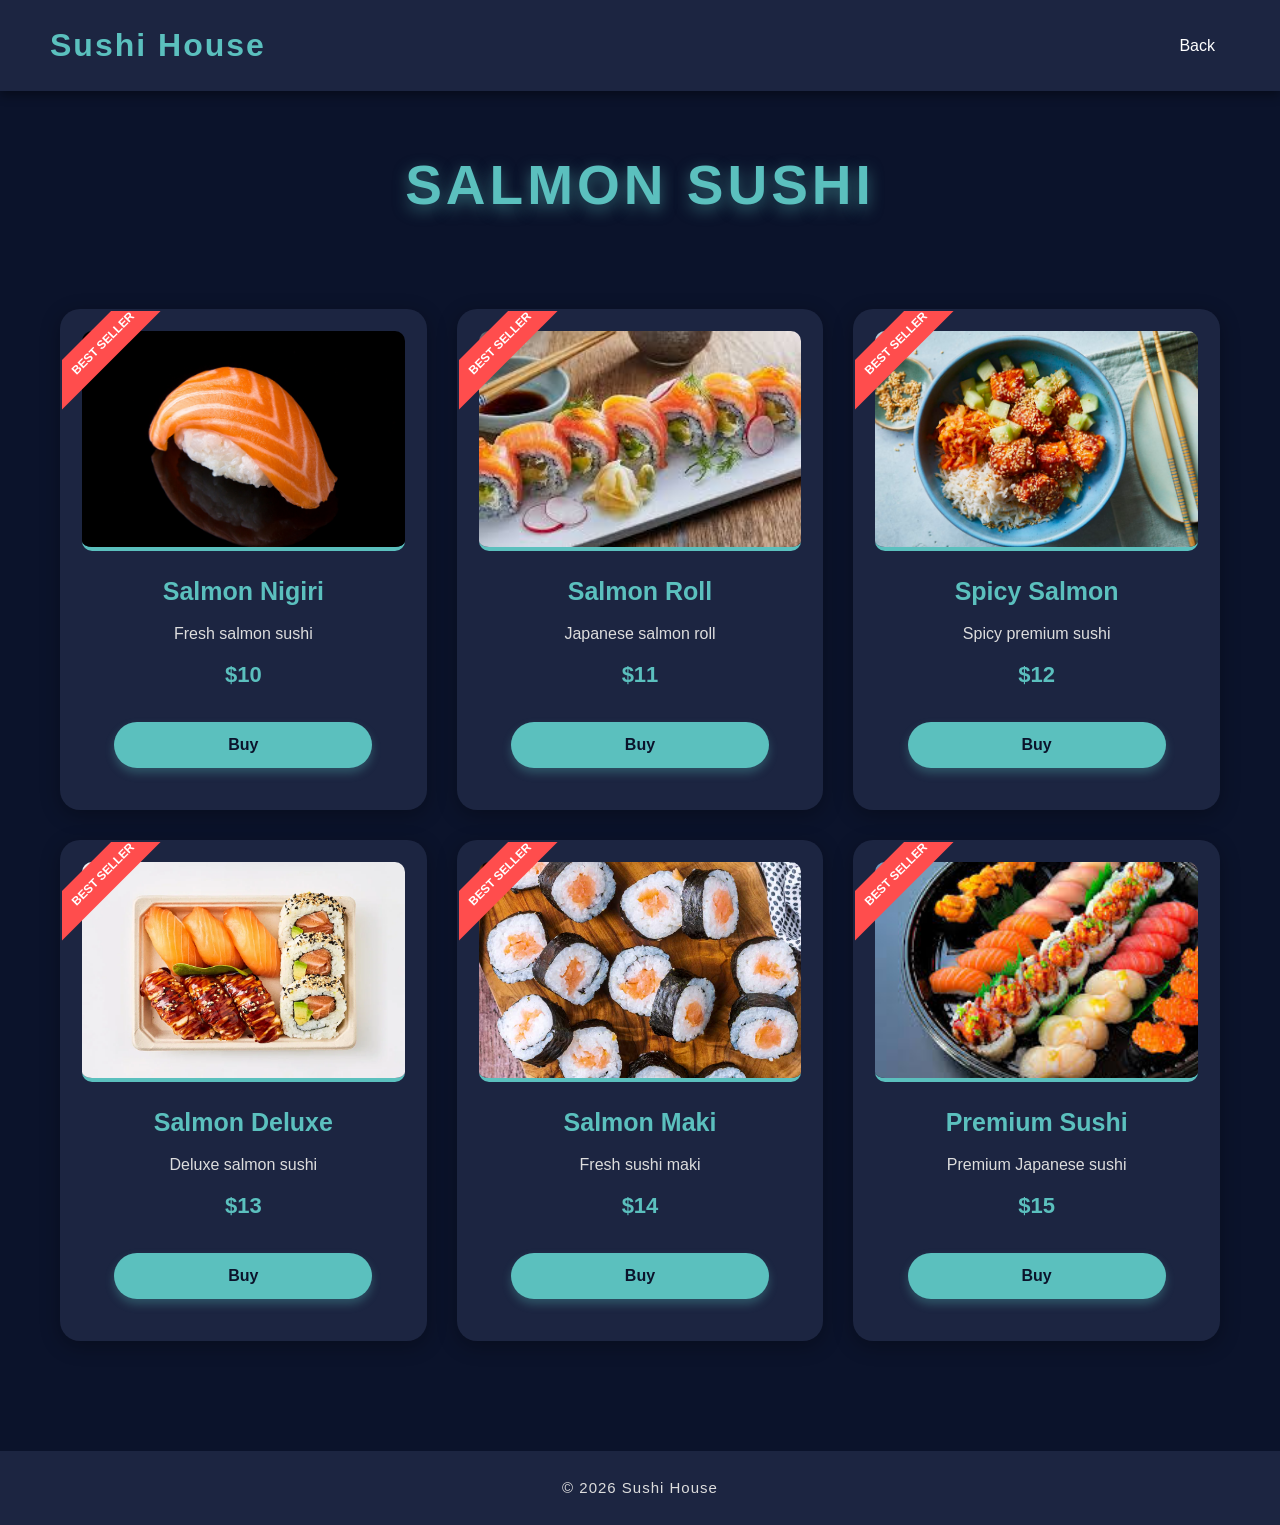
<file: sushi_salmon.html>
<html>
<head>

<title>Salmon Sushi</title>

<link rel="stylesheet" href="style2.css">

</head>
<body>

<header class="navbar">

<h2>Sushi House</h2>

<nav>

<a href="menu.html">
Back
</a>

</nav>

</header>

<h1 class="menu-header">Salmon Sushi</h1>

<div class="grid">



<div class="card">

<img src="salmon1.jpg">

<h3>Salmon Nigiri</h3>

<p>
Fresh salmon sushi
</p>

<p>$10</p>

<button onclick="buy()">
Buy
</button>

</div>



<div class="card">

<img src="salmon2.jpg">

<h3>Salmon Roll</h3>

<p>
Japanese salmon roll
</p>

<p>$11</p>

<button onclick="buy()">
Buy
</button>

</div>


<div class="card">

<img src="salmon3.jpg">

<h3>Spicy Salmon</h3>

<p>
Spicy premium sushi
</p>

<p>$12</p>

<button onclick="buy()">
Buy
</button>

</div>



<div class="card">

<img src="salmon4.jpg">

<h3>Salmon Deluxe</h3>

<p>
Deluxe salmon sushi
</p>

<p>$13</p>

<button onclick="buy()">
Buy
</button>

</div>



<div class="card">

<img src="salmon5.jpg">

<h3>Salmon Maki</h3>

<p>
Fresh sushi maki
</p>

<p>$14</p>

<button onclick="buy()">
Buy
</button>

</div>



<div class="card">

<img src="salmon6.jpg">

<h3>Premium Sushi</h3>

<p>
Premium Japanese sushi
</p>

<p>$15</p>

<button onclick="buy()">
Buy
</button>

</div>

</div>

<script src="script.js"></script>

<footer>

© 2026 Sushi House

</footer>

</body>
</html>
</file>
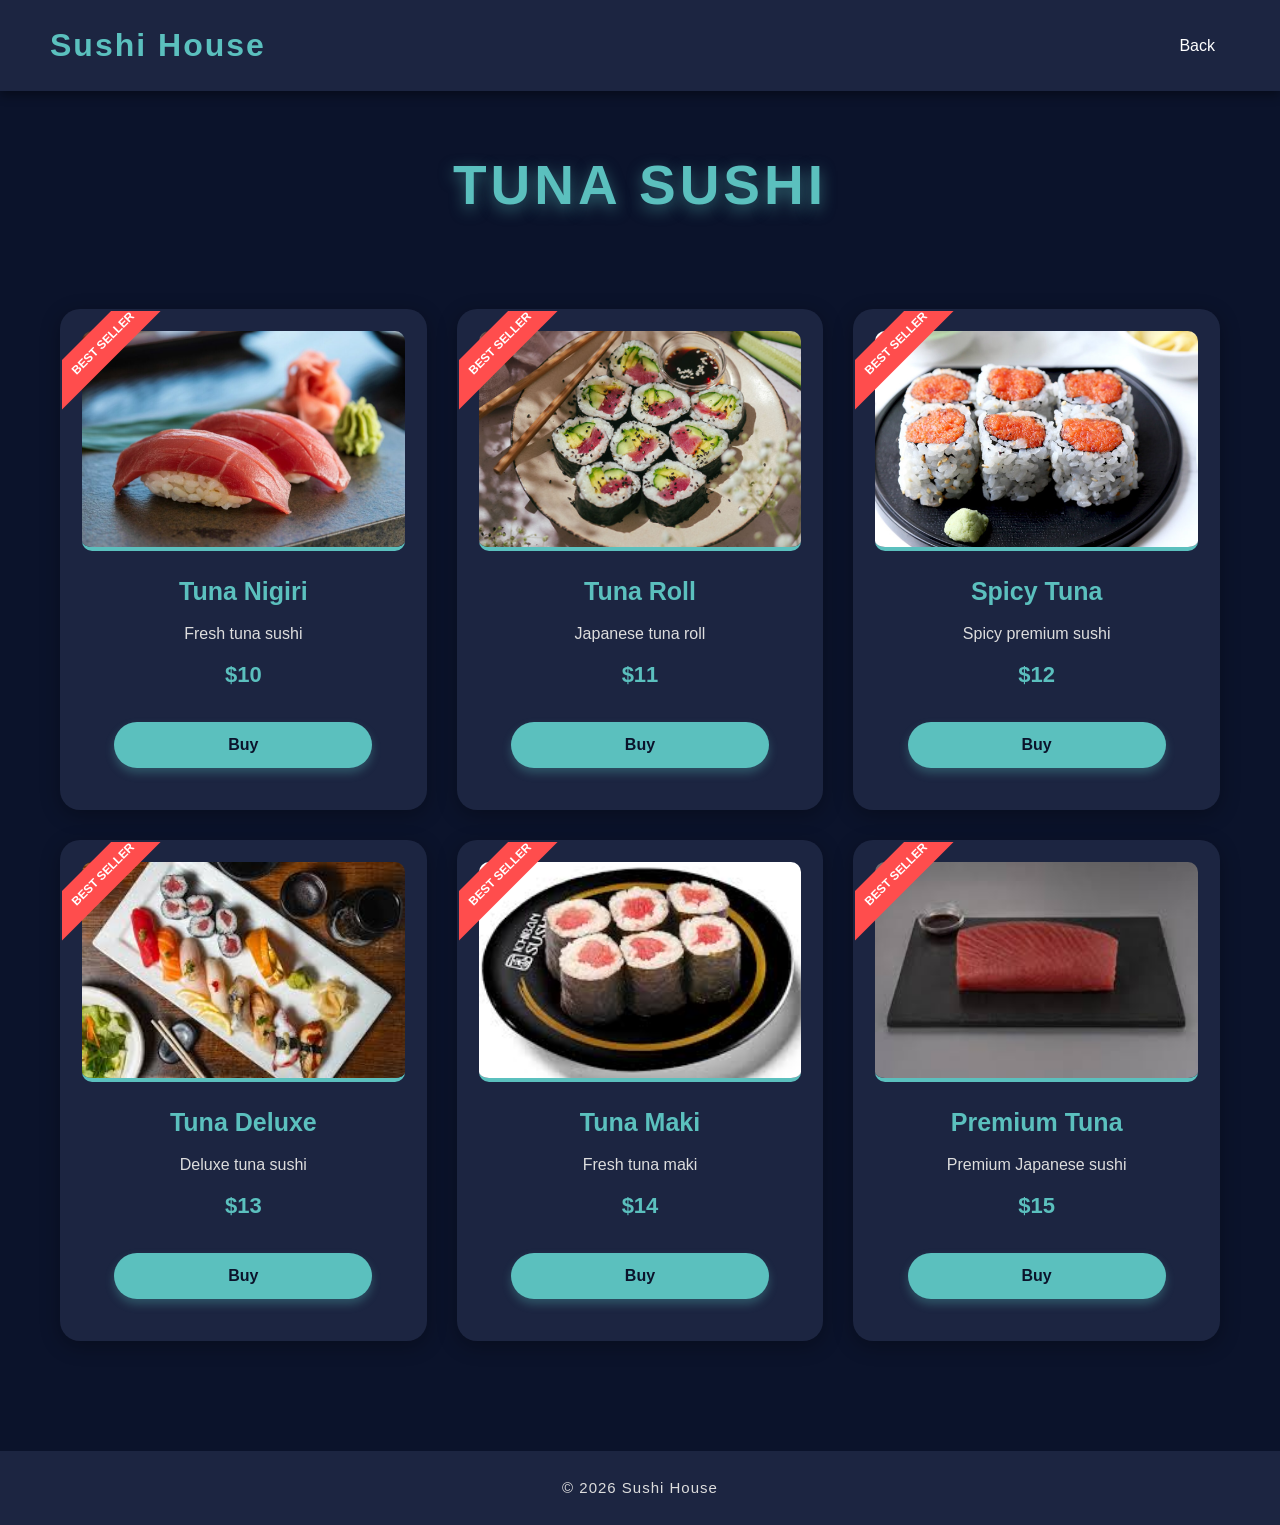
<file: sushi_tuna.html>
<html>
<head>
<title>Tuna Sushi</title>
<link rel="stylesheet" href="style2.css">
</head>
<body>

<header class="navbar">
<h2>Sushi House</h2>

<nav>
<a href="menu.html">Back</a>
</nav>

</header>

<h1 class="menu-header">Tuna Sushi</h1>

<div class="grid">

<div class="card">
<img src="tuna1.jpg">
<h3>Tuna Nigiri</h3>
<p>Fresh tuna sushi</p>
<p>$10</p>
<button onclick="buy()">Buy</button>
</div>

<div class="card">
<img src="tuna2.jpg">
<h3>Tuna Roll</h3>
<p>Japanese tuna roll</p>
<p>$11</p>
<button onclick="buy()">Buy</button>
</div>

<div class="card">
<img src="tuna3.jpg">
<h3>Spicy Tuna</h3>
<p>Spicy premium sushi</p>
<p>$12</p>
<button onclick="buy()">Buy</button>
</div>

<div class="card">
<img src="tuna4.jpg">
<h3>Tuna Deluxe</h3>
<p>Deluxe tuna sushi</p>
<p>$13</p>
<button onclick="buy()">Buy</button>
</div>

<div class="card">
<img src="tuna5.jpg">
<h3>Tuna Maki</h3>
<p>Fresh tuna maki</p>
<p>$14</p>
<button onclick="buy()">Buy</button>
</div>

<div class="card">
<img src="tuna6.jpg">
<h3>Premium Tuna</h3>
<p>Premium Japanese sushi</p>
<p>$15</p>
<button onclick="buy()">Buy</button>
</div>

</div>

<script src="script.js"></script>

<footer>
© 2026 Sushi House
</footer>

</body>
</html>
</file>
<file: style2.css>
*{
margin:0;
padding:0;
box-sizing:border-box;
font-family:Arial;
}

body{
background:#111;
color:white;
}



.navbar{
background:black;
padding:20px;
display:flex;
justify-content:space-between;
align-items:center;
}

.navbar nav{
display:flex;
gap:20px;
}

.navbar a{
color:white;
text-decoration:none;
}


.dropdown{
position:relative;
}

.dropdown-content{

position:absolute;

top:35px;

background:#222;

min-width:180px;

border-radius:10px;

overflow:hidden;

max-height:0;

opacity:0;

transition:0.5s;

}

.dropdown:hover .dropdown-content{

max-height:300px;

opacity:1;

}

.dropdown-content a{

display:block;

padding:12px;

}

.dropdown-content a:hover{

background:#ff4d4d;

}


.hero{

height:90vh;

background:url('bg.jpg');

background-size:cover;

display:flex;

justify-content:center;

align-items:center;

text-align:center;

}

.hero-text h1{

font-size:60px;

}

.btn{

display:inline-block;

margin-top:20px;

padding:12px 25px;

background:#ff4d4d;

color:white;

text-decoration:none;

}



.about{

padding:60px;

text-align:center;

}



.feature{

display:flex;

justify-content:center;

gap:20px;

padding:40px;

}

.feature-box{

background:#222;

padding:20px;

border-radius:10px;

}



.register-body{

height:100vh;

display:flex;

justify-content:center;

align-items:center;

}

.register-box{

width:350px;

background:#222;

padding:40px;

border-radius:10px;

text-align:center;

}

.register-box input{

width:100%;

padding:12px;

margin:10px 0;

border:none;

border-radius:10px;

}

.register-box button{

width:100%;

padding:12px;

background:#ff4d4d;

border:none;

color:white;

}


.menu-title{

text-align:center;

margin-top:100px;

font-size:50px;

}

.menu-header{

text-align:center;

margin:40px 0;

}



.grid{

display:grid;

grid-template-columns:
repeat(auto-fit,minmax(250px,1fr));

gap:20px;

padding:40px;

}

.card{

background:#222;

padding:20px;

border-radius:10px;

text-align:center;

}

.card img{

width:100%;

height:200px;

object-fit:cover;

border-radius:10px;

}

.card h3,
.card p{

margin:10px 0;

}

.card button{

padding:10px 20px;

border:none;

background:#ff4d4d;

color:white;

cursor:pointer;

}



footer{

background:black;

text-align:center;

padding:20px;

margin-top:40px;

}


.card{
transition:0.4s;
}

.card:hover{

transform:translateY(-10px);

box-shadow:0 0 20px #ff4d4d;

}



.card img{

transition:0.5s;

}

.card img:hover{

transform:scale(1.05);

}



.card button{

margin-top:10px;

border-radius:8px;

font-weight:bold;

transition:0.3s;

}

.card button:hover{

background:white;

color:#ff4d4d;

}



.menu-header{

font-size:45px;

font-weight:bold;

letter-spacing:2px;

text-transform:uppercase;

}



.navbar nav a{

padding:10px 15px;

border-radius:8px;

transition:0.3s;

}

.navbar nav a:hover{

background:#ff4d4d;

}



@media(max-width:768px){

.grid{

grid-template-columns:1fr;

padding:20px;

}

.hero-text h1{

font-size:40px;

}

.feature{

flex-direction:column;

align-items:center;

}

}



.hero{

position:relative;

}

.hero::before{

content:"";

position:absolute;

top:0;
left:0;

width:100%;
height:100%;

background:rgba(0,0,0,0.5);

}

.hero-text{

position:relative;

z-index:2;

}



.register-box{

box-shadow:0 0 20px rgba(255,77,77,0.5);

}

.register-box button:hover{

background:white;

color:#ff4d4d;

}



footer{

font-size:14px;

letter-spacing:1px;

}



.dropdown-content{

transform:translateY(20px);

}

.dropdown:hover .dropdown-content{

transform:translateY(0);

}



html{

scroll-behavior:smooth;

}



.menu-title,
.menu-header{

color:#ff4d4d;

}



.feature-box{

transition:0.4s;

}

.feature-box:hover{

transform:scale(1.05);

background:#ff4d4d;

}



.register-box input{

background:#333;

color:white;

}

.register-box input:focus{

outline:none;

border:2px solid #ff4d4d;

}



.btn{

border-radius:10px;

font-weight:bold;

transition:0.3s;

}

.btn:hover{

background:white;

color:#ff4d4d;

}



body{

line-height:1.6;

}


.about p{

max-width:700px;

margin:auto;

margin-top:20px;

}


.navbar{

position:sticky;

top:0;

z-index:1000;

}



::-webkit-scrollbar{

width:10px;

}

::-webkit-scrollbar-track{

background:#111;

}

::-webkit-scrollbar-thumb{

background:#ff4d4d;

border-radius:10px;

}


*{
  margin:0;
  padding:0;
  box-sizing:border-box;
  font-family:'Poppins',sans-serif;
}

body{
  background:#0b132b;
  color:white;
  line-height:1.6;
}


.navbar{

  background:#1c2541;

  padding:20px 50px;

  display:flex;

  justify-content:space-between;

  align-items:center;

  position:sticky;

  top:0;

  z-index:1000;

  box-shadow:0 4px 10px rgba(0,0,0,0.4);

}

.navbar h2{

  color:#5bc0be;

  font-size:32px;

  letter-spacing:2px;

}

.navbar nav{

  display:flex;

  gap:25px;

}

.navbar a{

  color:white;

  text-decoration:none;

  font-weight:500;

  transition:0.3s;

}

.navbar a:hover{

  color:#5bc0be;

}



.dropdown{

  position:relative;

}

.dropdown-content{

  position:absolute;

  top:40px;

  left:0;

  background:#1c2541;

  min-width:220px;

  border-radius:12px;

  overflow:hidden;

  max-height:0;

  opacity:0;

  transform:translateY(20px);

  transition:0.5s;

  box-shadow:0 5px 20px rgba(0,0,0,0.5);

}

.dropdown:hover .dropdown-content{

  max-height:300px;

  opacity:1;

  transform:translateY(0);

}

.dropdown-content a{

  display:block;

  padding:14px;

  border-bottom:1px solid rgba(255,255,255,0.1);

}

.dropdown-content a:hover{

  background:#3a506b;

}



.hero{

  height:90vh;

  background:
  linear-gradient(
    rgba(0,0,0,0.6),
    rgba(0,0,0,0.6)
  ),
  url('sushi-bg.jpg');

  background-size:cover;

  background-position:center;

  display:flex;

  justify-content:center;

  align-items:center;

  text-align:center;

  padding:20px;

}

.hero-text h3{

  color:#5bc0be;

  letter-spacing:5px;

  margin-bottom:15px;

}

.hero-text h1{

  font-size:80px;

  margin-bottom:20px;

}

.hero-text p{

  font-size:20px;

  color:#ddd;

}



.btn{

  display:inline-block;

  margin-top:30px;

  padding:15px 35px;

  background:#5bc0be;

  color:#0b132b;

  text-decoration:none;

  border-radius:50px;

  font-weight:bold;

  transition:0.4s;

}

.btn:hover{

  background:white;

  transform:scale(1.05);

}


.about{

  padding:80px 20px;

  text-align:center;

}

.about h2{

  font-size:40px;

  color:#5bc0be;

  margin-bottom:20px;

}

.about p{

  max-width:800px;

  margin:auto;

  color:#ddd;

  font-size:18px;

}



.feature{

  display:flex;

  justify-content:center;

  gap:30px;

  padding:50px 20px;

  flex-wrap:wrap;

}

.feature-box{

  background:#1c2541;

  padding:30px;

  width:250px;

  text-align:center;

  border-radius:20px;

  transition:0.4s;

  box-shadow:0 5px 15px rgba(0,0,0,0.3);

}

.feature-box:hover{

  transform:translateY(-10px);

  background:#3a506b;

}



.menu-title,
.menu-header{

  text-align:center;

  margin-top:50px;

  font-size:50px;

  color:#5bc0be;

}


.package-banner{

  width:100%;

  height:350px;

  background:
  linear-gradient(
    rgba(0,0,0,0.5),
    rgba(0,0,0,0.5)
  ),
  url('package-bg.jpg');

  background-size:cover;

  background-position:center;

  display:flex;

  justify-content:center;

  align-items:center;

  text-align:center;

}

.package-banner h1{

  font-size:65px;

  color:white;

  letter-spacing:3px;

  text-shadow:0 5px 10px rgba(0,0,0,0.5);

}



.card{

  position:relative;

}



.card p:last-of-type{

  color:#5bc0be;

  font-size:22px;

  font-weight:bold;

}



.card:hover{

  transform:translateY(-12px);

  box-shadow:0 10px 30px rgba(91,192,190,0.4);

}



.card img{

  border-bottom:4px solid #5bc0be;

}



.card button{

  width:80%;

  padding:14px;

  border:none;

  border-radius:50px;

  background:#5bc0be;

  color:#0b132b;

  font-size:16px;

  font-weight:bold;

  margin-bottom:20px;

  transition:0.4s;

}

.card button:hover{

  background:white;

  color:#0b132b;

  transform:scale(1.05);

}



.menu-header{

  margin-top:50px;

  margin-bottom:20px;

  font-size:55px;

  color:#5bc0be;

  text-transform:uppercase;

  letter-spacing:4px;

}



.grid{

  padding:60px;

}



.card p{

  padding:0 10px;

}



.card::before{

  content:"BEST SELLER";

  position:absolute;

  top:15px;

  left:-40px;

  background:#ff4d4d;

  color:white;

  padding:8px 40px;

  transform:rotate(-45deg);

  font-size:12px;

  font-weight:bold;

}



footer{

  background:#1c2541;

  color:#ddd;

  font-size:15px;

}


@media(max-width:768px){

  .package-banner h1{

    font-size:40px;

  }

  .menu-header{

    font-size:38px;

  }

  .grid{

    padding:20px;

  }

}

.grid{

  display:grid;

  grid-template-columns:
  repeat(auto-fit,minmax(280px,1fr));

  gap:30px;

  padding:50px;

}


.card{

  background:#1c2541;

  border-radius:20px;

  overflow:hidden;

  text-align:center;

  transition:0.4s;

  box-shadow:0 5px 20px rgba(0,0,0,0.3);

}

.card:hover{

  transform:translateY(-10px);

}

.card img{

  width:100%;

  height:220px;

  object-fit:cover;

  transition:0.5s;

}

.card img:hover{

  transform:scale(1.05);

}

.card h3{

  margin-top:20px;

  font-size:25px;

  color:#5bc0be;

}

.card p{

  margin:10px 20px;

  color:#ddd;

}

.card button{

  margin:20px;

  padding:12px 25px;

  border:none;

  border-radius:30px;

  background:#5bc0be;

  color:#0b132b;

  font-weight:bold;

  cursor:pointer;

  transition:0.3s;

}

.card button:hover{

  background:white;

  transform:scale(1.05);

}



.register-body{

  height:100vh;

  display:flex;

  justify-content:center;

  align-items:center;

  background:#0b132b;

}

.register-box{

  width:400px;

  background:#1c2541;

  padding:40px;

  border-radius:25px;

  text-align:center;

  box-shadow:0 5px 20px rgba(0,0,0,0.5);

}

.register-box h1{

  margin-bottom:25px;

  color:#5bc0be;

}

.register-box input{

  width:100%;

  padding:15px;

  margin:12px 0;

  border:none;

  border-radius:12px;

  background:#3a506b;

  color:white;

}

.register-box button{

  width:100%;

  padding:15px;

  margin-top:15px;

  border:none;

  border-radius:12px;

  background:#5bc0be;

  color:#0b132b;

  font-weight:bold;

  cursor:pointer;

  transition:0.3s;

}

.register-box button:hover{

  background:white;

}


footer{

  background:#1c2541;

  text-align:center;

  padding:25px;

  margin-top:50px;

  color:#aaa;

}



@media(max-width:768px){

  .hero-text h1{

    font-size:50px;

  }

  .feature{

    flex-direction:column;

    align-items:center;

  }

  .navbar{

    flex-direction:column;

    gap:20px;

  }

}


.package-banner{

  width:100%;

  height:350px;

  background:
  linear-gradient(
    rgba(0,0,0,0.5),
    rgba(0,0,0,0.5)
  ),
  url('package-bg.jpg');

  background-size:cover;

  background-position:center;

  display:flex;

  justify-content:center;

  align-items:center;

  text-align:center;

}

.package-banner h1{

  font-size:65px;

  color:white;

  letter-spacing:3px;

  text-shadow:0 5px 10px rgba(0,0,0,0.5);

}



.card{

  position:relative;

}


.card p:last-of-type{

  color:#5bc0be;

  font-size:22px;

  font-weight:bold;

}



.card:hover{

  transform:translateY(-12px);

  box-shadow:0 10px 30px rgba(91,192,190,0.4);

}



.card img{

  border-bottom:4px solid #5bc0be;

}



.card button{

  width:80%;

  padding:14px;

  border:none;

  border-radius:50px;

  background:#5bc0be;

  color:#0b132b;

  font-size:16px;

  font-weight:bold;

  margin-bottom:20px;

  transition:0.4s;

}

.card button:hover{

  background:white;

  color:#0b132b;

  transform:scale(1.05);

}


.menu-header{

  margin-top:50px;

  margin-bottom:20px;

  font-size:55px;

  color:#5bc0be;

  text-transform:uppercase;

  letter-spacing:4px;

}



.grid{

  padding:60px;

}



.card p{

  padding:0 10px;

}


.card::before{

  content:"BEST SELLER";

  position:absolute;

  top:15px;

  left:-40px;

  background:#ff4d4d;

  color:white;

  padding:8px 40px;

  transform:rotate(-45deg);

  font-size:12px;

  font-weight:bold;

}



footer{

  background:#1c2541;

  color:#ddd;

  font-size:15px;

}


@media(max-width:768px){

  .package-banner h1{

    font-size:40px;

  }

  .menu-header{

    font-size:38px;

  }

  .grid{

    padding:20px;

  }

}


.dropdown-content a{

font-size:15px;

}



.card{

border:2px solid transparent;

}

.card:hover{

border:2px solid #5bc0be;

}



.menu-header{

text-shadow:0 5px 15px rgba(91,192,190,0.5);

}


.card img{

transition:0.5s;

}

.card:hover img{

transform:scale(1.08);

}


.card button{

box-shadow:0 5px 10px rgba(91,192,190,0.3);

}


.hero{

background:
linear-gradient(
rgba(0,0,0,0.5),
rgba(0,0,0,0.5)
),
url('background1.jpg');

background-size:cover;
background-position:center;

}



.menu-banner{

background:
linear-gradient(
rgba(0,0,0,0.5),
rgba(0,0,0,0.5)
),
url('background2.jpg');

background-size:cover;
background-position:center;

}
</file>
